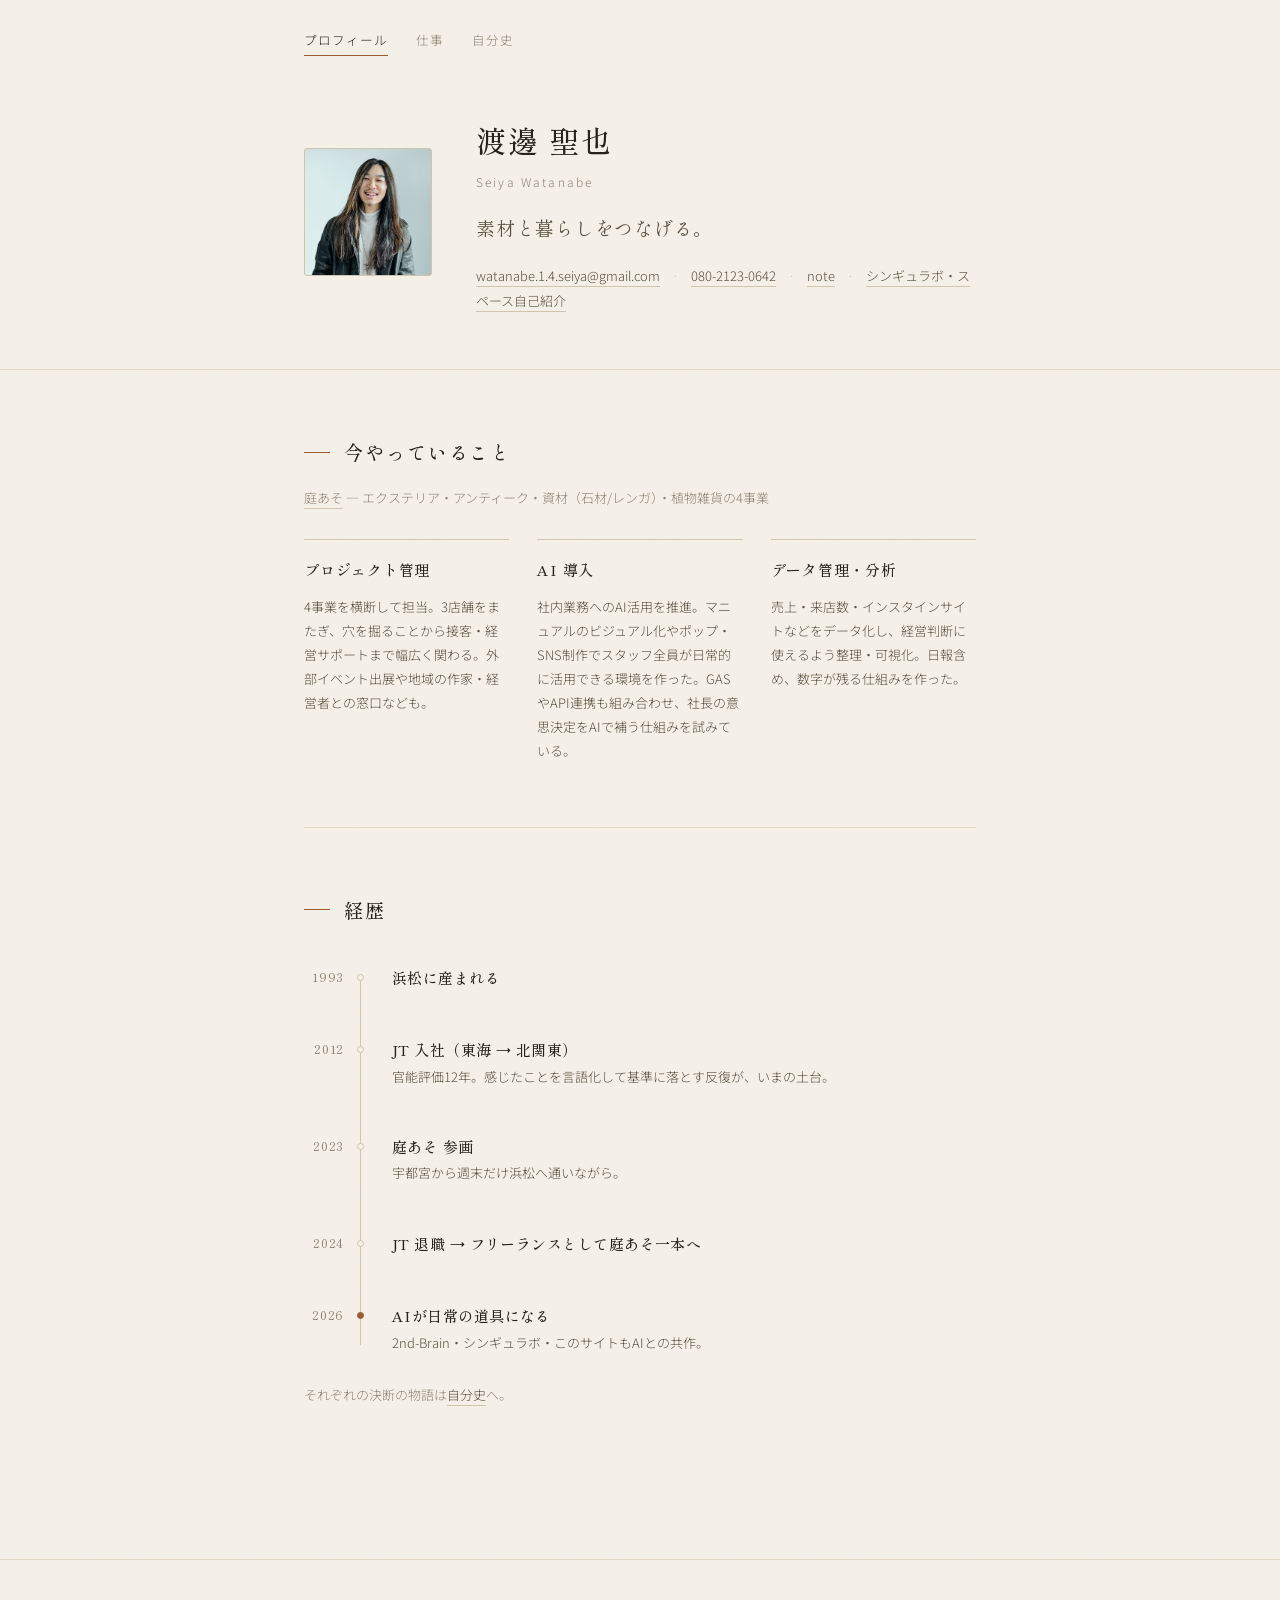
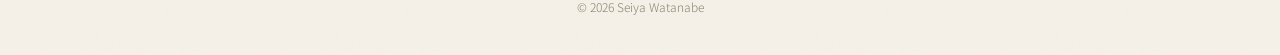
<file: index.html>
<!DOCTYPE html>
<html lang="ja">
<head>
  <meta charset="UTF-8">
  <meta name="viewport" content="width=device-width, initial-scale=1.0">
  <title>渡邊 聖也 | Seiya Watanabe</title>
  <meta name="robots" content="noindex, nofollow">
  <link rel="preconnect" href="https://fonts.googleapis.com">
  <link href="https://fonts.googleapis.com/css2?family=Noto+Sans+JP:wght@300;400;500&family=Shippori+Mincho:wght@400;500&display=swap" rel="stylesheet">
  <link rel="stylesheet" href="style.css">
</head>
<body>

  <nav class="site-nav">
    <a href="index.html" class="active">プロフィール</a>
    <a href="work.html">仕事</a>
    <a href="history.html">自分史</a>
  </nav>

  <header class="hero">
    <div class="hero-inner">
      <div class="hero-photo">
        <div class="hero-photo-bg"></div>
      </div>
      <div class="hero-info">
        <h1>渡邊 聖也</h1>
        <p class="name-en">Seiya Watanabe</p>
        <p class="tagline">素材と暮らしをつなげる。</p>
        <div class="contact">
          <a class="email-link" href="#">watanabe.1.4.seiya@gmail.com</a>
          <span class="sep">·</span>
          <a class="phone-link" href="#">080 2123 0642</a>
          <span class="sep">·</span>
          <a href="https://note.com/joyous_clover854" target="_blank">note</a>
          <span class="sep">·</span>
          <a href="https://discord.com/channels/1464854485779218535/1464854487284846651/1468283330523824211" target="_blank">シンギュラボ・スペース自己紹介</a>
        </div>
      </div>
    </div>
  </header>

  <main>

    <section class="section">
      <h2>今やっていること</h2>
      <p class="now-company"><a href="https://www.niwa-asso.jp/" target="_blank">庭あそ</a> — エクステリア・アンティーク・資材（石材/レンガ）・植物雑貨の4事業</p>
      <div class="now-grid">
        <div class="now-item">
          <h3>プロジェクト管理</h3>
          <p>4事業を横断して担当。3店舗をまたぎ、穴を掘ることから接客・経営サポートまで幅広く関わる。外部イベント出展や地域の作家・経営者との窓口なども。</p>
        </div>
        <div class="now-item">
          <h3>AI 導入</h3>
          <p>社内業務へのAI活用を推進。マニュアルのビジュアル化やポップ・SNS制作でスタッフ全員が日常的に活用できる環境を作った。GASやAPI連携も組み合わせ、社長の意思決定をAIで補う仕組みを試みている。</p>
        </div>
        <div class="now-item">
          <h3>データ管理・分析</h3>
          <p>売上・来店数・インスタインサイトなどをデータ化し、経営判断に使えるよう整理・可視化。日報含め、数字が残る仕組みを作った。</p>
        </div>
      </div>
    </section>

    <section class="section">
      <h2>経歴</h2>
      <ol class="timeline">
        <li>
          <span class="year">1993</span>
          <div class="content">
            <strong>浜松に産まれる</strong>
          </div>
        </li>
        <li>
          <span class="year">2012</span>
          <div class="content">
            <strong>JT 入社（東海 → 北関東）</strong>
            <p>官能評価12年。感じたことを言語化して基準に落とす反復が、いまの土台。</p>
          </div>
        </li>
        <li>
          <span class="year">2023</span>
          <div class="content">
            <strong>庭あそ 参画</strong>
            <p>宇都宮から週末だけ浜松へ通いながら。</p>
          </div>
        </li>
        <li>
          <span class="year">2024</span>
          <div class="content">
            <strong>JT 退職 → フリーランスとして庭あそ一本へ</strong>
          </div>
        </li>
        <li class="current">
          <span class="year">2026</span>
          <div class="content">
            <strong>AIが日常の道具になる</strong>
            <p>2nd-Brain・シンギュラボ・このサイトもAIとの共作。</p>
          </div>
        </li>
      </ol>
      <p class="history-link">それぞれの決断の物語は<a href="history.html">自分史</a>へ。</p>
    </section>

  </main>

  <footer>
    <p>© 2026 Seiya Watanabe</p>
  </footer>

  <script>
    var u = 'watanabe.1.4.seiya';
    var d = 'gmail.com';
    var el = document.querySelector('.email-link');
    el.href = 'mailto:' + u + '@' + d;
    var p = ['080', '2123', '0642'].join('-');
    var pel = document.querySelector('.phone-link');
    pel.href = 'tel:' + p.replace(/-/g, '');
    pel.textContent = p;
  </script>
</body>
</html>
</file>
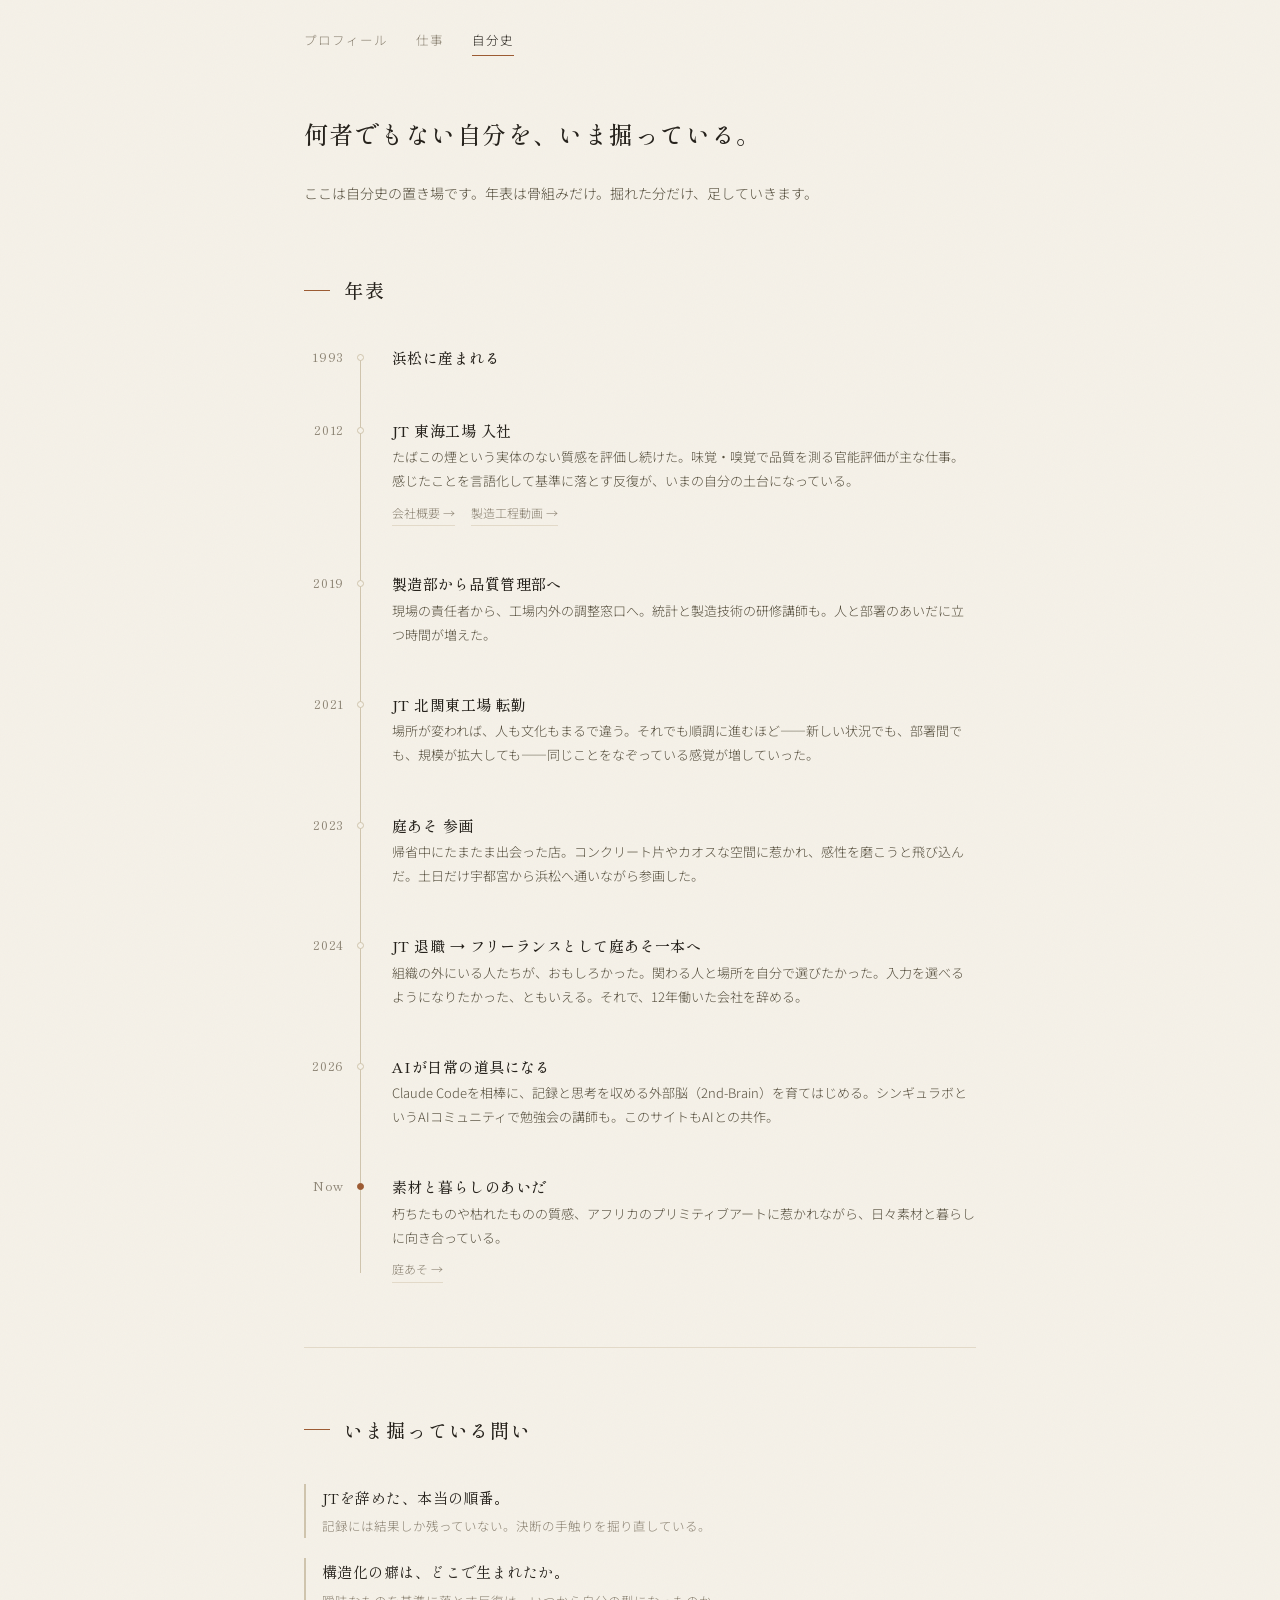
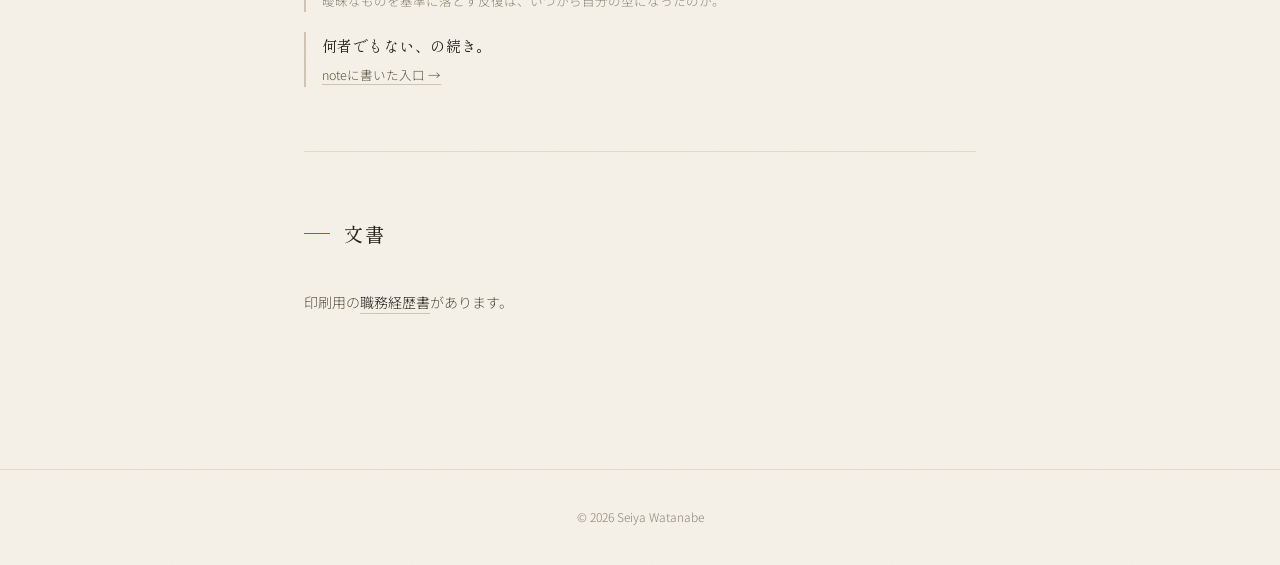
<file: history.html>
<!DOCTYPE html>
<html lang="ja">
<head>
  <meta charset="UTF-8">
  <meta name="viewport" content="width=device-width, initial-scale=1.0">
  <title>自分史 — 渡邊 聖也 | Seiya Watanabe</title>
  <meta name="robots" content="noindex, nofollow">
  <link rel="preconnect" href="https://fonts.googleapis.com">
  <link href="https://fonts.googleapis.com/css2?family=Noto+Sans+JP:wght@300;400;500&family=Shippori+Mincho:wght@400;500&display=swap" rel="stylesheet">
  <link rel="stylesheet" href="style.css">
</head>
<body>

  <nav class="site-nav">
    <a href="index.html">プロフィール</a>
    <a href="work.html">仕事</a>
    <a href="history.html" class="active">自分史</a>
  </nav>

  <header class="work-hero">
    <div class="work-hero-inner">
      <h1>何者でもない自分を、いま掘っている。</h1>
      <div class="work-lead">
        <p>ここは自分史の置き場です。年表は骨組みだけ。掘れた分だけ、足していきます。</p>
      </div>
    </div>
  </header>

  <main>

    <section class="section">
      <h2>年表</h2>
      <ol class="timeline">
        <li>
          <span class="year">1993</span>
          <div class="content">
            <strong>浜松に産まれる</strong>
          </div>
        </li>
        <li>
          <span class="year">2012</span>
          <div class="content">
            <strong>JT 東海工場 入社</strong>
            <p>たばこの煙という実体のない質感を評価し続けた。味覚・嗅覚で品質を測る官能評価が主な仕事。感じたことを言語化して基準に落とす反復が、いまの自分の土台になっている。</p>
            <div class="company-links">
              <a href="https://www.jti.co.jp/tobacco/overview/" target="_blank">会社概要 →</a>
              <a href="https://youtu.be/5koLCPmhwQY?si=OhIbmNyB274ODPhx" target="_blank">製造工程動画 →</a>
            </div>
          </div>
        </li>
        <li>
          <span class="year">2019</span>
          <div class="content">
            <strong>製造部から品質管理部へ</strong>
            <p>現場の責任者から、工場内外の調整窓口へ。統計と製造技術の研修講師も。人と部署のあいだに立つ時間が増えた。</p>
          </div>
        </li>
        <li>
          <span class="year">2021</span>
          <div class="content">
            <strong>JT 北関東工場 転勤</strong>
            <p>場所が変われば、人も文化もまるで違う。それでも順調に進むほど——新しい状況でも、部署間でも、規模が拡大しても——同じことをなぞっている感覚が増していった。</p>
          </div>
        </li>
        <li>
          <span class="year">2023</span>
          <div class="content">
            <strong>庭あそ 参画</strong>
            <p>帰省中にたまたま出会った店。コンクリート片やカオスな空間に惹かれ、感性を磨こうと飛び込んだ。土日だけ宇都宮から浜松へ通いながら参画した。</p>
          </div>
        </li>
        <li>
          <span class="year">2024</span>
          <div class="content">
            <strong>JT 退職 → フリーランスとして庭あそ一本へ</strong>
            <p>組織の外にいる人たちが、おもしろかった。関わる人と場所を自分で選びたかった。入力を選べるようになりたかった、ともいえる。それで、12年働いた会社を辞める。</p>
          </div>
        </li>
        <li>
          <span class="year">2026</span>
          <div class="content">
            <strong>AIが日常の道具になる</strong>
            <p>Claude Codeを相棒に、記録と思考を収める外部脳（2nd-Brain）を育てはじめる。シンギュラボというAIコミュニティで勉強会の講師も。このサイトもAIとの共作。</p>
          </div>
        </li>
        <li class="current">
          <span class="year">Now</span>
          <div class="content">
            <strong>素材と暮らしのあいだ</strong>
            <p>朽ちたものや枯れたものの質感、アフリカのプリミティブアートに惹かれながら、日々素材と暮らしに向き合っている。</p>
            <div class="company-links">
              <a href="https://www.niwa-asso.jp/" target="_blank">庭あそ →</a>
            </div>
          </div>
        </li>
      </ol>
    </section>

    <section class="section">
      <h2>いま掘っている問い</h2>
      <ul class="questions">
        <li>
          <p class="q">JTを辞めた、本当の順番。</p>
          <p class="qnote">記録には結果しか残っていない。決断の手触りを掘り直している。</p>
        </li>
        <li>
          <p class="q">構造化の癖は、どこで生まれたか。</p>
          <p class="qnote">曖昧なものを基準に落とす反復は、いつから自分の型になったのか。</p>
        </li>
        <li>
          <p class="q">何者でもない、の続き。</p>
          <p class="qnote"><a href="https://note.com/joyous_clover854/n/n6e8df091a31d" target="_blank">noteに書いた入口 →</a></p>
        </li>
      </ul>
    </section>

    <section class="section">
      <h2>文書</h2>
      <p class="reach">印刷用の<a href="resume.html">職務経歴書</a>があります。</p>
    </section>

  </main>

  <footer>
    <p>© 2026 Seiya Watanabe</p>
  </footer>

</body>
</html>
</file>
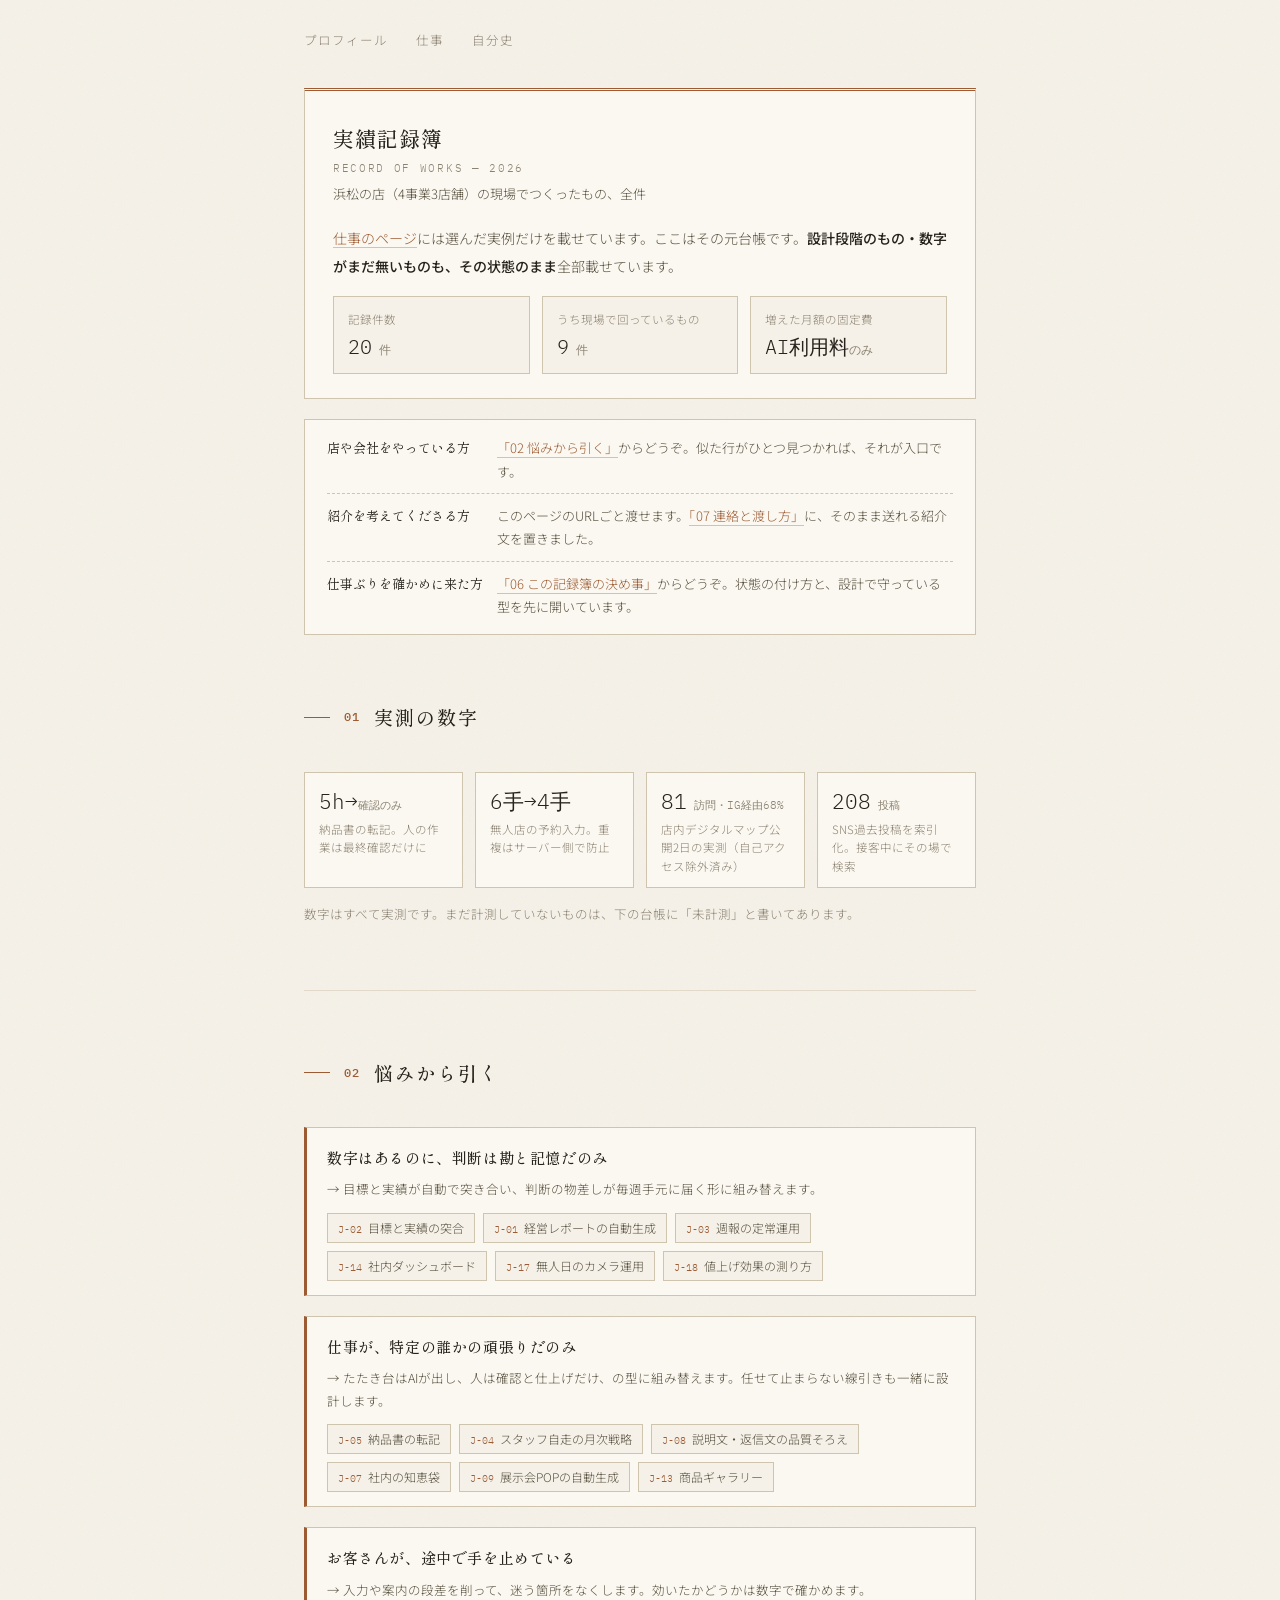
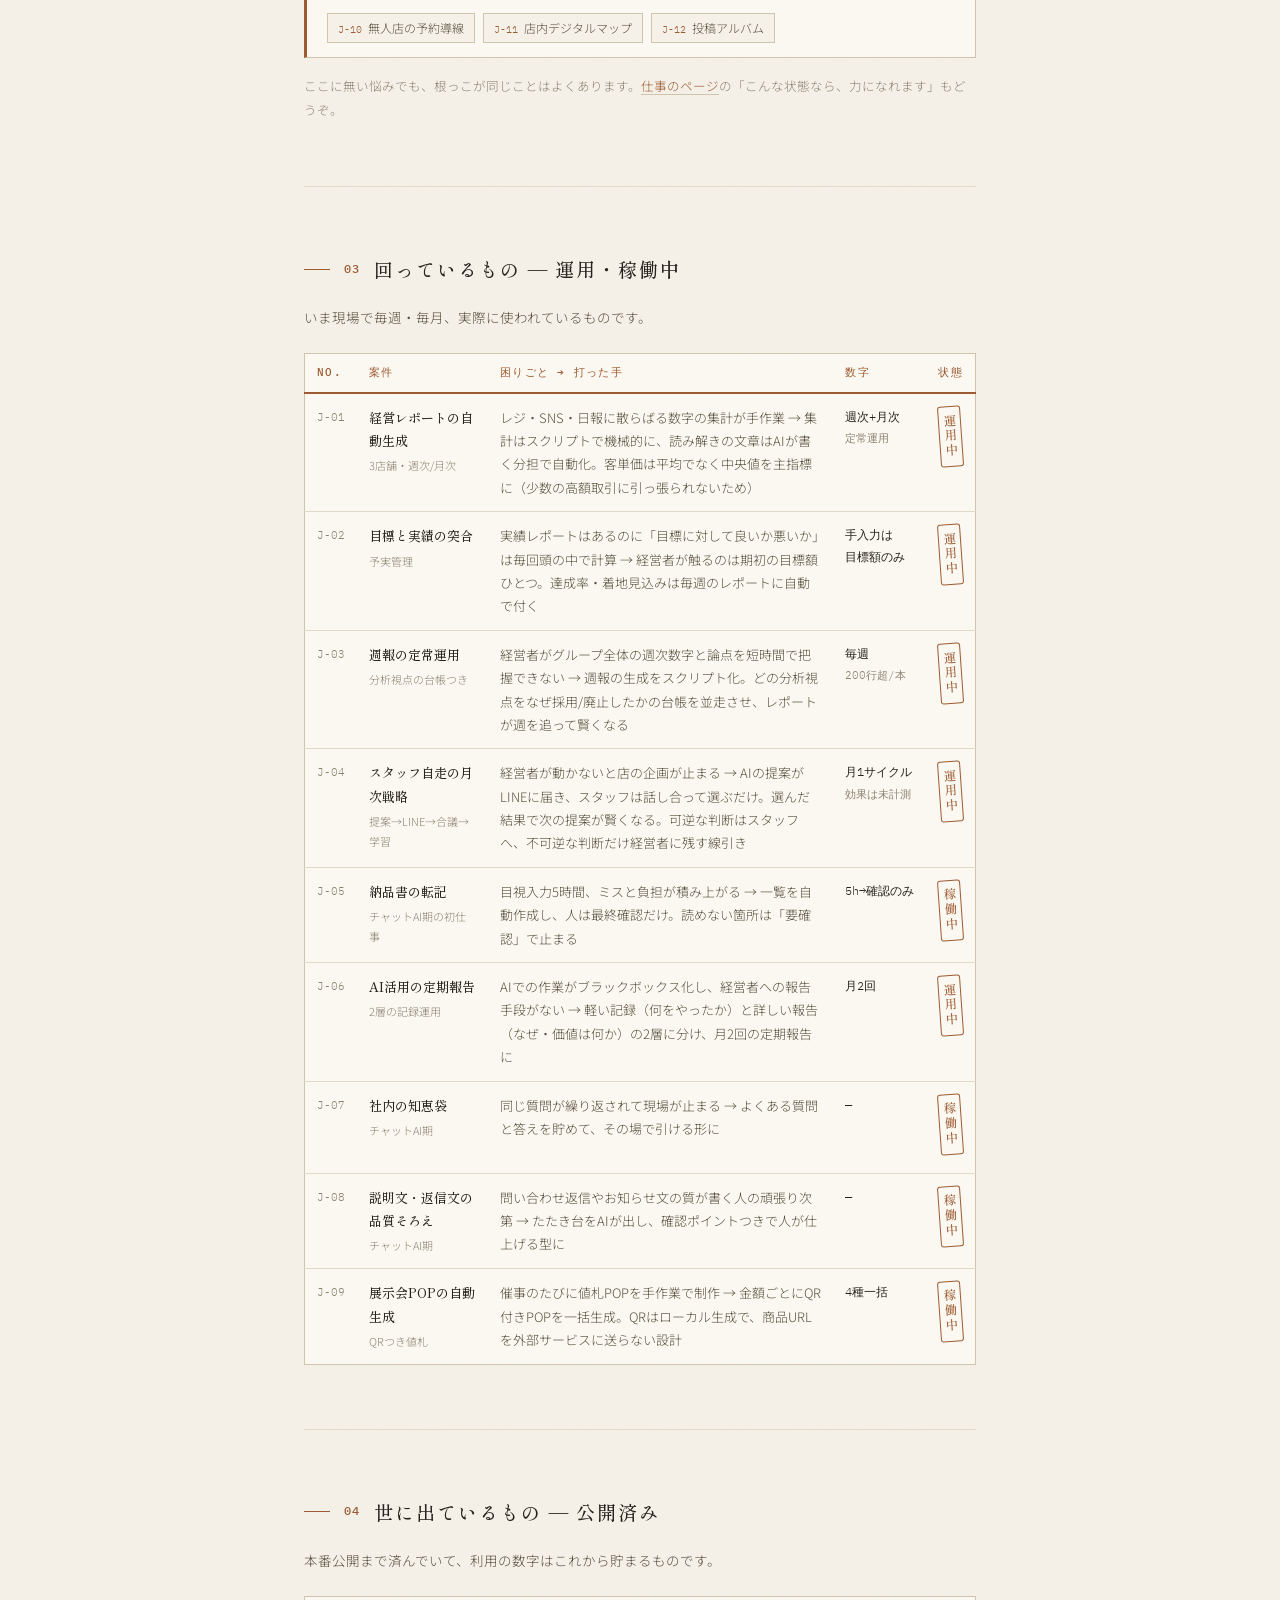
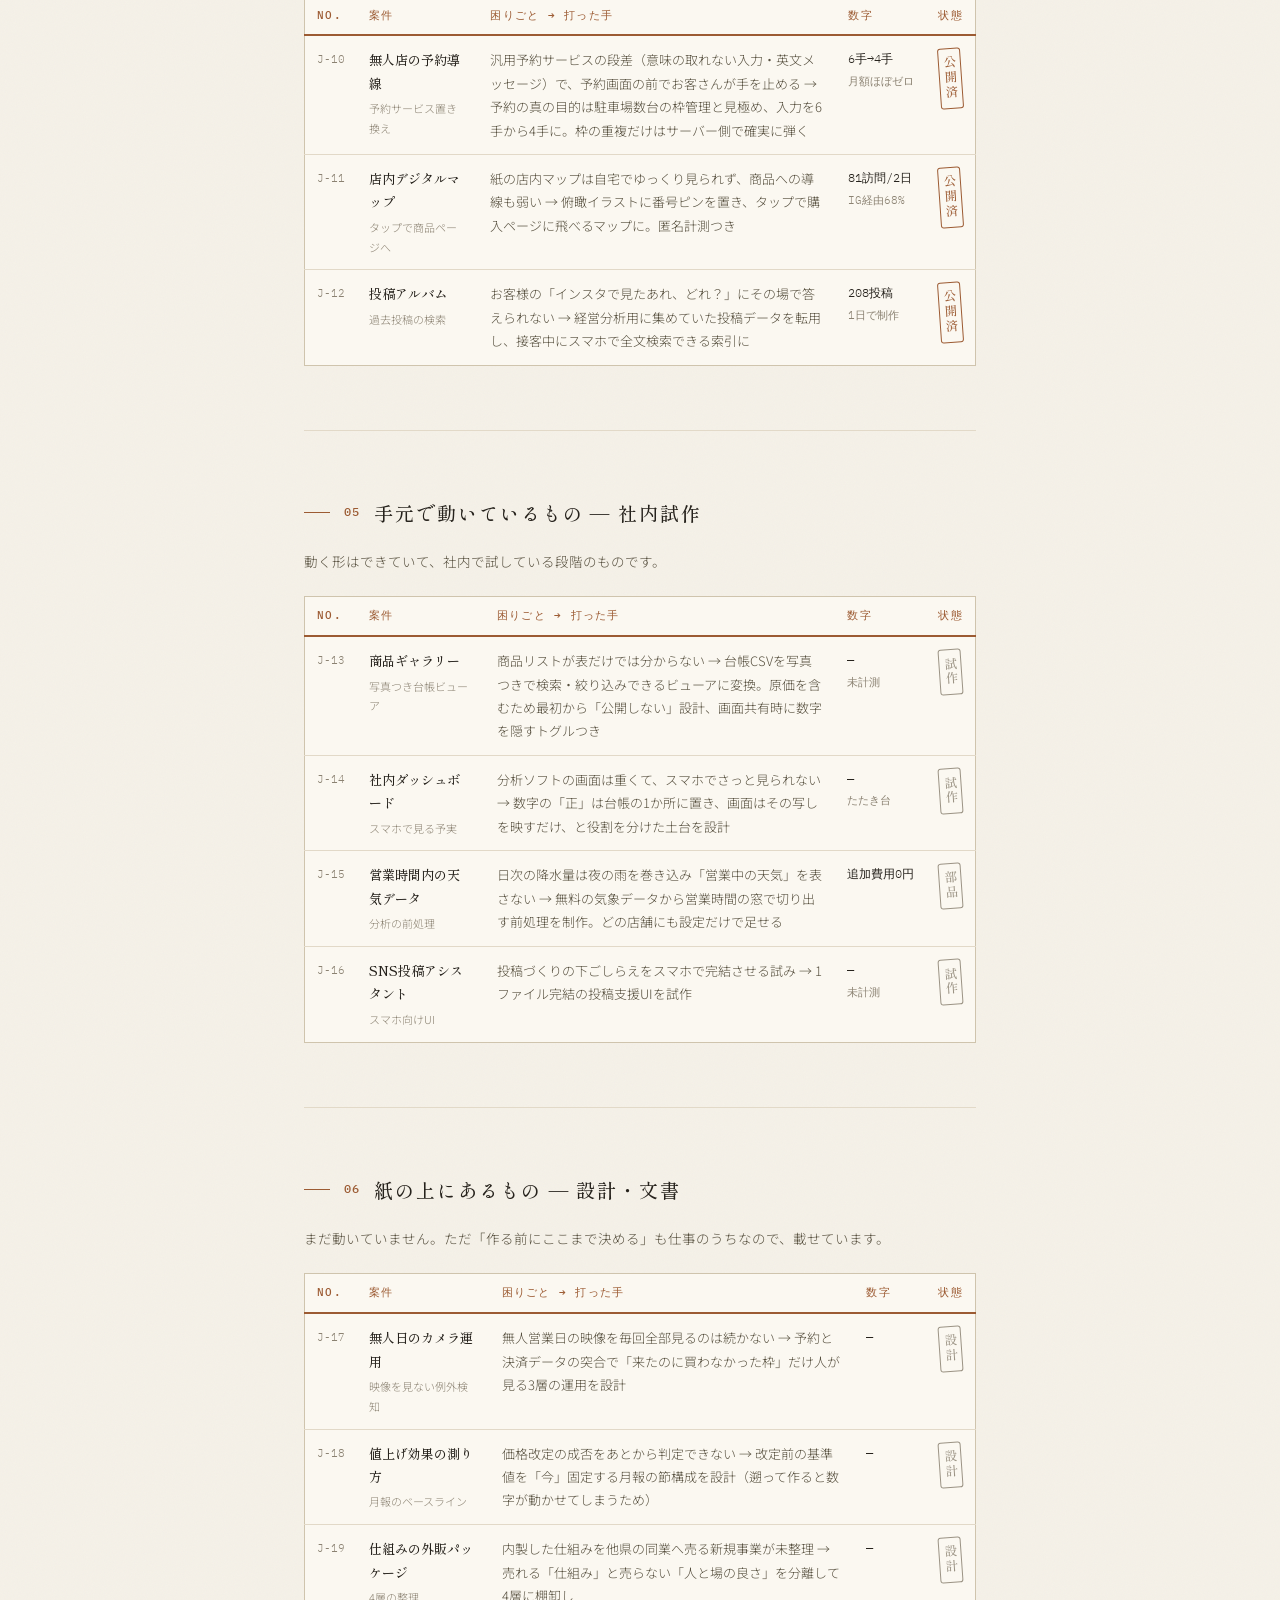
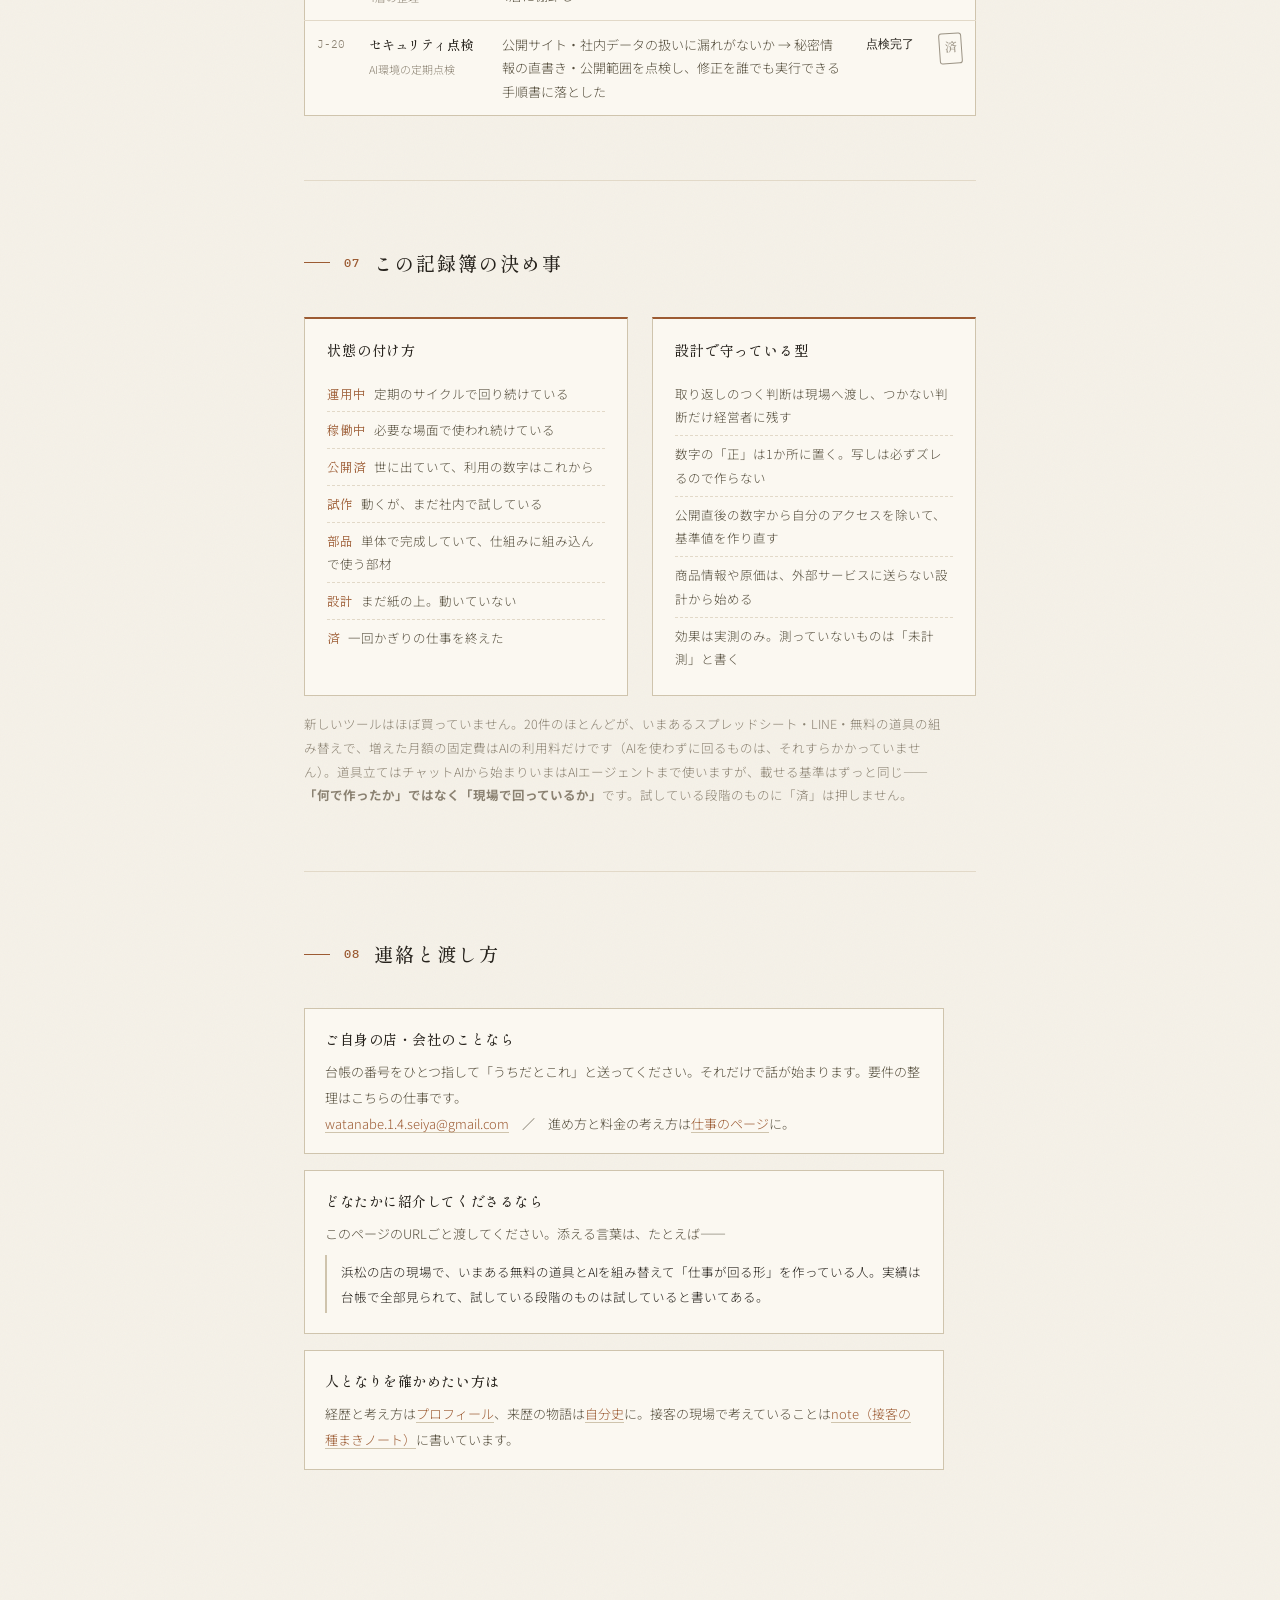
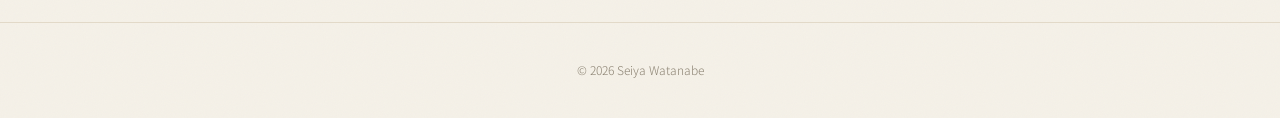
<file: jisseki.html>
<!DOCTYPE html>
<html lang="ja">
<head>
  <meta charset="UTF-8">
  <meta name="viewport" content="width=device-width, initial-scale=1.0">
  <title>実績記録簿 — 渡邊 聖也 | Seiya Watanabe</title>
  <meta name="robots" content="noindex, nofollow">
  <link rel="preconnect" href="https://fonts.googleapis.com">
  <link href="https://fonts.googleapis.com/css2?family=Noto+Sans+JP:wght@300;400;500&family=Shippori+Mincho:wght@400;500&family=IBM+Plex+Mono:wght@500&display=swap" rel="stylesheet">
  <link rel="stylesheet" href="style.css">
  <style>
    /* 記録簿ページ専用（work の検査記録の意匠を台帳側に寄せる） */
    .tb-lead a, .ledger-note a, .idx-note a, .handoff a {
      color: var(--rust);
      text-decoration: underline;
      text-underline-offset: 3px;
      text-decoration-color: var(--line-strong);
    }
    .tb-lead a:hover, .ledger-note a:hover, .idx-note a:hover, .handoff a:hover { text-decoration-color: var(--rust); }

    /* 読む人別の案内 */
    .guide {
      max-width: var(--max-width);
      margin: 20px auto 0;
      padding: 0 24px;
    }
    .guide-inner {
      background: var(--card);
      border: 1px solid var(--line-strong);
      padding: 6px 22px;
    }
    .guide-row {
      display: flex;
      gap: 14px;
      align-items: baseline;
      padding: 10px 0;
      font-size: 13px;
      color: var(--sub);
      line-height: 1.8;
    }
    .guide-row + .guide-row { border-top: 1px dashed var(--line-strong); }
    .guide-row .who {
      font-family: var(--serif);
      color: var(--ink);
      white-space: nowrap;
      min-width: 12em;
    }
    .guide-row a { color: var(--rust); text-decoration: none; border-bottom: 1px solid var(--line-strong); }
    .guide-row a:hover { border-bottom-color: var(--rust); }

    /* 実測の数字 */
    .figures {
      display: grid;
      grid-template-columns: repeat(4, 1fr);
      gap: 12px;
    }
    .figure {
      background: var(--card);
      border: 1px solid var(--line-strong);
      padding: 14px 14px 12px;
    }
    .figure .v {
      font-family: var(--mono);
      font-size: 21px;
      color: var(--ink);
      line-height: 1.4;
    }
    .figure .v small { font-size: 11px; color: var(--muted); }
    .figure .k {
      font-size: 11.5px;
      color: var(--muted);
      margin-top: 4px;
      line-height: 1.6;
    }

    /* 悩みから引く索引 */
    .idx { display: grid; gap: 20px; }
    .idx-theme {
      background: var(--card);
      border: 1px solid var(--line-strong);
      border-left: 3px solid var(--rust);
      padding: 16px 20px 14px;
    }
    .idx-theme h3 {
      font-family: var(--serif);
      font-size: 15px;
      font-weight: 500;
      color: var(--ink);
      letter-spacing: 0.04em;
    }
    .idx-theme .to {
      font-size: 12.5px;
      color: var(--sub);
      margin: 6px 0 12px;
      line-height: 1.8;
    }
    .idx-chips { display: flex; flex-wrap: wrap; gap: 8px; }
    .idx-chips a {
      display: inline-block;
      font-size: 12px;
      color: var(--sub);
      text-decoration: none;
      border: 1px solid var(--line-strong);
      background: var(--paper);
      padding: 5px 10px;
      line-height: 1.5;
    }
    .idx-chips a .n {
      font-family: var(--mono);
      font-size: 10px;
      color: var(--rust);
      margin-right: 6px;
    }
    .idx-chips a:hover { border-color: var(--rust); color: var(--ink); }
    .idx-note { font-size: 12.5px; color: var(--muted); margin-top: 16px; line-height: 1.9; }

    /* 台帳 */
    .ledger {
      width: 100%;
      border-collapse: collapse;
      background: var(--card);
      border: 1px solid var(--line-strong);
      font-size: 13px;
    }
    .ledger th {
      font-family: var(--mono);
      font-size: 10.5px;
      font-weight: 500;
      color: var(--rust);
      letter-spacing: 0.12em;
      text-align: left;
      padding: 9px 12px;
      border-bottom: 2px solid var(--rust);
      white-space: nowrap;
    }
    .ledger td {
      padding: 12px;
      border-bottom: 1px solid var(--line);
      vertical-align: top;
      color: var(--sub);
      line-height: 1.8;
    }
    .ledger tr:last-child td { border-bottom: none; }
    .ledger tr[id] { scroll-margin-top: 28px; }
    .ledger tr:target { background: #f0e7d3; }
    .ledger td.rec {
      font-family: var(--mono);
      font-size: 11px;
      color: var(--muted);
      white-space: nowrap;
      padding-top: 14px;
    }
    .ledger td.name {
      font-family: var(--serif);
      font-weight: 500;
      color: var(--ink);
      min-width: 9em;
    }
    .ledger td.name small {
      display: block;
      font-family: 'Noto Sans JP', sans-serif;
      font-weight: 300;
      font-size: 11px;
      color: var(--muted);
      margin-top: 4px;
      letter-spacing: 0;
    }
    .ledger td.num {
      font-family: var(--mono);
      font-size: 12px;
      color: var(--ink);
      white-space: nowrap;
    }
    .ledger td.num small { color: var(--muted); font-size: 10.5px; }
    .ledger .st { text-align: center; }
    .stamp.dim { color: var(--muted); border-color: var(--muted); opacity: 0.85; }
    .group-lead {
      font-size: 13.5px;
      color: var(--sub);
      line-height: 1.9;
      max-width: 640px;
      margin: -18px 0 22px;
    }
    .ledger-note {
      font-size: 12.5px;
      color: var(--muted);
      line-height: 1.9;
      max-width: 640px;
      margin-top: 14px;
    }

    /* 決め事（凡例と型） */
    .rulebook {
      display: grid;
      grid-template-columns: 1fr 1fr;
      gap: 24px;
    }
    .rulebook .col {
      background: var(--card);
      border: 1px solid var(--line-strong);
      border-top: 2px solid var(--rust);
      padding: 18px 22px;
    }
    .rulebook h3 {
      font-family: var(--serif);
      font-size: 14px;
      font-weight: 500;
      color: var(--ink);
      letter-spacing: 0.06em;
      margin-bottom: 12px;
    }
    .rulebook ul { list-style: none; }
    .rulebook li {
      font-size: 12.5px;
      color: var(--sub);
      line-height: 1.9;
      padding: 6px 0;
    }
    .rulebook li + li { border-top: 1px dashed var(--line); }
    .rulebook li .lg {
      font-family: var(--serif);
      color: var(--rust);
      margin-right: 8px;
    }
    .rulebook-note {
      font-size: 12.5px;
      color: var(--muted);
      margin-top: 16px;
      line-height: 1.9;
      max-width: 640px;
    }

    /* 連絡と渡し方 */
    .handoff { display: grid; gap: 16px; max-width: 640px; }
    .handoff .way {
      background: var(--card);
      border: 1px solid var(--line-strong);
      padding: 16px 20px;
      font-size: 13px;
      color: var(--sub);
      line-height: 2.0;
    }
    .handoff .way h3 {
      font-family: var(--serif);
      font-size: 14px;
      font-weight: 500;
      color: var(--ink);
      margin-bottom: 6px;
      letter-spacing: 0.04em;
    }
    .handoff blockquote {
      border-left: 2px solid var(--line-strong);
      padding: 4px 0 4px 14px;
      margin: 8px 0 4px;
      color: var(--ink);
      font-size: 12.5px;
    }

    @media (max-width: 720px) {
      .figures { grid-template-columns: 1fr 1fr; }
      .rulebook { grid-template-columns: 1fr; }
      .guide-row { flex-direction: column; gap: 2px; }
      .guide-row .who { min-width: 0; }
      /* 台帳は積みカードに組み替える */
      .ledger, .ledger tbody, .ledger tr, .ledger td { display: block; width: 100%; }
      .ledger tr.head { display: none; }
      .ledger tr { position: relative; padding: 14px 14px 12px; border-bottom: 1px solid var(--line); }
      .ledger tr:last-child { border-bottom: none; }
      .ledger td { border: none; padding: 0; }
      .ledger td.rec { font-size: 10px; margin-bottom: 4px; }
      .ledger td.name { padding-right: 56px; margin-bottom: 6px; }
      .ledger td.name small { margin-top: 2px; }
      .ledger td.num { white-space: normal; margin-top: 6px; }
      .ledger td.num br { display: none; }
      .ledger td.num small { margin-left: 8px; }
      .ledger td.st { position: absolute; top: 14px; right: 14px; }
    }
  </style>
</head>
<body>

  <nav class="site-nav">
    <a href="index.html">プロフィール</a>
    <a href="work.html">仕事</a>
    <a href="history.html">自分史</a>
  </nav>

  <header class="titleblock">
    <div class="titleblock-inner">
      <div class="id-row">
        <div class="id-name">
          <h1>実績記録簿</h1>
          <p class="romaji">RECORD OF WORKS — 2026</p>
          <p class="role">浜松の店（4事業3店舗）の現場でつくったもの、全件</p>
        </div>
      </div>
      <p class="tb-lead"><a href="work.html">仕事のページ</a>には選んだ実例だけを載せています。ここはその元台帳です。<strong>設計段階のもの・数字がまだ無いものも、その状態のまま</strong>全部載せています。</p>
      <div class="metrics">
        <div class="metric"><p class="k">記録件数</p><p class="v">20<small> 件</small></p></div>
        <div class="metric"><p class="k">うち現場で回っているもの</p><p class="v">9<small> 件</small></p></div>
        <div class="metric"><p class="k">増えた月額の固定費</p><p class="v">AI利用料<small>のみ</small></p></div>
      </div>
    </div>
  </header>

  <div class="guide">
    <div class="guide-inner">
      <div class="guide-row">
        <span class="who">店や会社をやっている方</span>
        <span><a href="#idx">「02 悩みから引く」</a>からどうぞ。似た行がひとつ見つかれば、それが入口です。</span>
      </div>
      <div class="guide-row">
        <span class="who">紹介を考えてくださる方</span>
        <span>このページのURLごと渡せます。<a href="#handoff">「07 連絡と渡し方」</a>に、そのまま送れる紹介文を置きました。</span>
      </div>
      <div class="guide-row">
        <span class="who">仕事ぶりを確かめに来た方</span>
        <span><a href="#rules">「06 この記録簿の決め事」</a>からどうぞ。状態の付け方と、設計で守っている型を先に開いています。</span>
      </div>
    </div>
  </div>

  <main>

    <section class="section">
      <h2><span class="no">01</span>実測の数字</h2>
      <div class="figures">
        <div class="figure"><p class="v">5h→<small>確認のみ</small></p><p class="k">納品書の転記。人の作業は最終確認だけに</p></div>
        <div class="figure"><p class="v">6手→4手</p><p class="k">無人店の予約入力。重複はサーバー側で防止</p></div>
        <div class="figure"><p class="v">81<small> 訪問・IG経由68%</small></p><p class="k">店内デジタルマップ公開2日の実測（自己アクセス除外済み）</p></div>
        <div class="figure"><p class="v">208<small> 投稿</small></p><p class="k">SNS過去投稿を索引化。接客中にその場で検索</p></div>
      </div>
      <p class="ledger-note">数字はすべて実測です。まだ計測していないものは、下の台帳に「未計測」と書いてあります。</p>
    </section>

    <section class="section" id="idx">
      <h2><span class="no">02</span>悩みから引く</h2>
      <div class="idx">
        <div class="idx-theme">
          <h3>数字はあるのに、判断は勘と記憶だのみ</h3>
          <p class="to">→ 目標と実績が自動で突き合い、判断の物差しが毎週手元に届く形に組み替えます。</p>
          <div class="idx-chips">
            <a href="#j-02"><span class="n">J-02</span>目標と実績の突合</a>
            <a href="#j-01"><span class="n">J-01</span>経営レポートの自動生成</a>
            <a href="#j-03"><span class="n">J-03</span>週報の定常運用</a>
            <a href="#j-14"><span class="n">J-14</span>社内ダッシュボード</a>
            <a href="#j-17"><span class="n">J-17</span>無人日のカメラ運用</a>
            <a href="#j-18"><span class="n">J-18</span>値上げ効果の測り方</a>
          </div>
        </div>
        <div class="idx-theme">
          <h3>仕事が、特定の誰かの頑張りだのみ</h3>
          <p class="to">→ たたき台はAIが出し、人は確認と仕上げだけ、の型に組み替えます。任せて止まらない線引きも一緒に設計します。</p>
          <div class="idx-chips">
            <a href="#j-05"><span class="n">J-05</span>納品書の転記</a>
            <a href="#j-04"><span class="n">J-04</span>スタッフ自走の月次戦略</a>
            <a href="#j-08"><span class="n">J-08</span>説明文・返信文の品質そろえ</a>
            <a href="#j-07"><span class="n">J-07</span>社内の知恵袋</a>
            <a href="#j-09"><span class="n">J-09</span>展示会POPの自動生成</a>
            <a href="#j-13"><span class="n">J-13</span>商品ギャラリー</a>
          </div>
        </div>
        <div class="idx-theme">
          <h3>お客さんが、途中で手を止めている</h3>
          <p class="to">→ 入力や案内の段差を削って、迷う箇所をなくします。効いたかどうかは数字で確かめます。</p>
          <div class="idx-chips">
            <a href="#j-10"><span class="n">J-10</span>無人店の予約導線</a>
            <a href="#j-11"><span class="n">J-11</span>店内デジタルマップ</a>
            <a href="#j-12"><span class="n">J-12</span>投稿アルバム</a>
          </div>
        </div>
      </div>
      <p class="idx-note">ここに無い悩みでも、根っこが同じことはよくあります。<a href="work.html">仕事のページ</a>の「こんな状態なら、力になれます」もどうぞ。</p>
    </section>

    <section class="section">
      <h2><span class="no">03</span>回っているもの — 運用・稼働中</h2>
      <p class="group-lead">いま現場で毎週・毎月、実際に使われているものです。</p>
      <table class="ledger">
        <tr class="head"><th>NO.</th><th>案件</th><th>困りごと → 打った手</th><th>数字</th><th class="st">状態</th></tr>
        <tr id="j-01">
          <td class="rec">J-01</td>
          <td class="name">経営レポートの自動生成<small>3店舗・週次/月次</small></td>
          <td>レジ・SNS・日報に散らばる数字の集計が手作業 → 集計はスクリプトで機械的に、読み解きの文章はAIが書く分担で自動化。客単価は平均でなく中央値を主指標に（少数の高額取引に引っ張られないため）</td>
          <td class="num">週次+月次<br><small>定常運用</small></td>
          <td class="st"><span class="stamp">運用中</span></td>
        </tr>
        <tr id="j-02">
          <td class="rec">J-02</td>
          <td class="name">目標と実績の突合<small>予実管理</small></td>
          <td>実績レポートはあるのに「目標に対して良いか悪いか」は毎回頭の中で計算 → 経営者が触るのは期初の目標額ひとつ。達成率・着地見込みは毎週のレポートに自動で付く</td>
          <td class="num">手入力は<br>目標額のみ</td>
          <td class="st"><span class="stamp">運用中</span></td>
        </tr>
        <tr id="j-03">
          <td class="rec">J-03</td>
          <td class="name">週報の定常運用<small>分析視点の台帳つき</small></td>
          <td>経営者がグループ全体の週次数字と論点を短時間で把握できない → 週報の生成をスクリプト化。どの分析視点をなぜ採用/廃止したかの台帳を並走させ、レポートが週を追って賢くなる</td>
          <td class="num">毎週<br><small>200行超/本</small></td>
          <td class="st"><span class="stamp">運用中</span></td>
        </tr>
        <tr id="j-04">
          <td class="rec">J-04</td>
          <td class="name">スタッフ自走の月次戦略<small>提案→LINE→合議→学習</small></td>
          <td>経営者が動かないと店の企画が止まる → AIの提案がLINEに届き、スタッフは話し合って選ぶだけ。選んだ結果で次の提案が賢くなる。可逆な判断はスタッフへ、不可逆な判断だけ経営者に残す線引き</td>
          <td class="num">月1サイクル<br><small>効果は未計測</small></td>
          <td class="st"><span class="stamp">運用中</span></td>
        </tr>
        <tr id="j-05">
          <td class="rec">J-05</td>
          <td class="name">納品書の転記<small>チャットAI期の初仕事</small></td>
          <td>目視入力5時間、ミスと負担が積み上がる → 一覧を自動作成し、人は最終確認だけ。読めない箇所は「要確認」で止まる</td>
          <td class="num">5h→確認のみ</td>
          <td class="st"><span class="stamp">稼働中</span></td>
        </tr>
        <tr id="j-06">
          <td class="rec">J-06</td>
          <td class="name">AI活用の定期報告<small>2層の記録運用</small></td>
          <td>AIでの作業がブラックボックス化し、経営者への報告手段がない → 軽い記録（何をやったか）と詳しい報告（なぜ・価値は何か）の2層に分け、月2回の定期報告に</td>
          <td class="num">月2回</td>
          <td class="st"><span class="stamp">運用中</span></td>
        </tr>
        <tr id="j-07">
          <td class="rec">J-07</td>
          <td class="name">社内の知恵袋<small>チャットAI期</small></td>
          <td>同じ質問が繰り返されて現場が止まる → よくある質問と答えを貯めて、その場で引ける形に</td>
          <td class="num">—</td>
          <td class="st"><span class="stamp">稼働中</span></td>
        </tr>
        <tr id="j-08">
          <td class="rec">J-08</td>
          <td class="name">説明文・返信文の品質そろえ<small>チャットAI期</small></td>
          <td>問い合わせ返信やお知らせ文の質が書く人の頑張り次第 → たたき台をAIが出し、確認ポイントつきで人が仕上げる型に</td>
          <td class="num">—</td>
          <td class="st"><span class="stamp">稼働中</span></td>
        </tr>
        <tr id="j-09">
          <td class="rec">J-09</td>
          <td class="name">展示会POPの自動生成<small>QRつき値札</small></td>
          <td>催事のたびに値札POPを手作業で制作 → 金額ごとにQR付きPOPを一括生成。QRはローカル生成で、商品URLを外部サービスに送らない設計</td>
          <td class="num">4種一括</td>
          <td class="st"><span class="stamp">稼働中</span></td>
        </tr>
      </table>
    </section>

    <section class="section">
      <h2><span class="no">04</span>世に出ているもの — 公開済み</h2>
      <p class="group-lead">本番公開まで済んでいて、利用の数字はこれから貯まるものです。</p>
      <table class="ledger">
        <tr class="head"><th>NO.</th><th>案件</th><th>困りごと → 打った手</th><th>数字</th><th class="st">状態</th></tr>
        <tr id="j-10">
          <td class="rec">J-10</td>
          <td class="name">無人店の予約導線<small>予約サービス置き換え</small></td>
          <td>汎用予約サービスの段差（意味の取れない入力・英文メッセージ）で、予約画面の前でお客さんが手を止める → 予約の真の目的は駐車場数台の枠管理と見極め、入力を6手から4手に。枠の重複だけはサーバー側で確実に弾く</td>
          <td class="num">6手→4手<br><small>月額ほぼゼロ</small></td>
          <td class="st"><span class="stamp">公開済</span></td>
        </tr>
        <tr id="j-11">
          <td class="rec">J-11</td>
          <td class="name">店内デジタルマップ<small>タップで商品ページへ</small></td>
          <td>紙の店内マップは自宅でゆっくり見られず、商品への導線も弱い → 俯瞰イラストに番号ピンを置き、タップで購入ページに飛べるマップに。匿名計測つき</td>
          <td class="num">81訪問/2日<br><small>IG経由68%</small></td>
          <td class="st"><span class="stamp">公開済</span></td>
        </tr>
        <tr id="j-12">
          <td class="rec">J-12</td>
          <td class="name">投稿アルバム<small>過去投稿の検索</small></td>
          <td>お客様の「インスタで見たあれ、どれ？」にその場で答えられない → 経営分析用に集めていた投稿データを転用し、接客中にスマホで全文検索できる索引に</td>
          <td class="num">208投稿<br><small>1日で制作</small></td>
          <td class="st"><span class="stamp">公開済</span></td>
        </tr>
      </table>
    </section>

    <section class="section">
      <h2><span class="no">05</span>手元で動いているもの — 社内試作</h2>
      <p class="group-lead">動く形はできていて、社内で試している段階のものです。</p>
      <table class="ledger">
        <tr class="head"><th>NO.</th><th>案件</th><th>困りごと → 打った手</th><th>数字</th><th class="st">状態</th></tr>
        <tr id="j-13">
          <td class="rec">J-13</td>
          <td class="name">商品ギャラリー<small>写真つき台帳ビューア</small></td>
          <td>商品リストが表だけでは分からない → 台帳CSVを写真つきで検索・絞り込みできるビューアに変換。原価を含むため最初から「公開しない」設計、画面共有時に数字を隠すトグルつき</td>
          <td class="num">—<br><small>未計測</small></td>
          <td class="st"><span class="stamp dim">試作</span></td>
        </tr>
        <tr id="j-14">
          <td class="rec">J-14</td>
          <td class="name">社内ダッシュボード<small>スマホで見る予実</small></td>
          <td>分析ソフトの画面は重くて、スマホでさっと見られない → 数字の「正」は台帳の1か所に置き、画面はその写しを映すだけ、と役割を分けた土台を設計</td>
          <td class="num">—<br><small>たたき台</small></td>
          <td class="st"><span class="stamp dim">試作</span></td>
        </tr>
        <tr id="j-15">
          <td class="rec">J-15</td>
          <td class="name">営業時間内の天気データ<small>分析の前処理</small></td>
          <td>日次の降水量は夜の雨を巻き込み「営業中の天気」を表さない → 無料の気象データから営業時間の窓で切り出す前処理を制作。どの店舗にも設定だけで足せる</td>
          <td class="num">追加費用0円</td>
          <td class="st"><span class="stamp dim">部品</span></td>
        </tr>
        <tr id="j-16">
          <td class="rec">J-16</td>
          <td class="name">SNS投稿アシスタント<small>スマホ向けUI</small></td>
          <td>投稿づくりの下ごしらえをスマホで完結させる試み → 1ファイル完結の投稿支援UIを試作</td>
          <td class="num">—<br><small>未計測</small></td>
          <td class="st"><span class="stamp dim">試作</span></td>
        </tr>
      </table>
    </section>

    <section class="section">
      <h2><span class="no">06</span>紙の上にあるもの — 設計・文書</h2>
      <p class="group-lead">まだ動いていません。ただ「作る前にここまで決める」も仕事のうちなので、載せています。</p>
      <table class="ledger">
        <tr class="head"><th>NO.</th><th>案件</th><th>困りごと → 打った手</th><th>数字</th><th class="st">状態</th></tr>
        <tr id="j-17">
          <td class="rec">J-17</td>
          <td class="name">無人日のカメラ運用<small>映像を見ない例外検知</small></td>
          <td>無人営業日の映像を毎回全部見るのは続かない → 予約と決済データの突合で「来たのに買わなかった枠」だけ人が見る3層の運用を設計</td>
          <td class="num">—</td>
          <td class="st"><span class="stamp dim">設計</span></td>
        </tr>
        <tr id="j-18">
          <td class="rec">J-18</td>
          <td class="name">値上げ効果の測り方<small>月報のベースライン</small></td>
          <td>価格改定の成否をあとから判定できない → 改定前の基準値を「今」固定する月報の節構成を設計（遡って作ると数字が動かせてしまうため）</td>
          <td class="num">—</td>
          <td class="st"><span class="stamp dim">設計</span></td>
        </tr>
        <tr id="j-19">
          <td class="rec">J-19</td>
          <td class="name">仕組みの外販パッケージ<small>4層の整理</small></td>
          <td>内製した仕組みを他県の同業へ売る新規事業が未整理 → 売れる「仕組み」と売らない「人と場の良さ」を分離して4層に棚卸し</td>
          <td class="num">—</td>
          <td class="st"><span class="stamp dim">設計</span></td>
        </tr>
        <tr id="j-20">
          <td class="rec">J-20</td>
          <td class="name">セキュリティ点検<small>AI環境の定期点検</small></td>
          <td>公開サイト・社内データの扱いに漏れがないか → 秘密情報の直書き・公開範囲を点検し、修正を誰でも実行できる手順書に落とした</td>
          <td class="num">点検完了</td>
          <td class="st"><span class="stamp dim">済</span></td>
        </tr>
      </table>
    </section>

    <section class="section" id="rules">
      <h2><span class="no">07</span>この記録簿の決め事</h2>
      <div class="rulebook">
        <div class="col">
          <h3>状態の付け方</h3>
          <ul>
            <li><span class="lg">運用中</span>定期のサイクルで回り続けている</li>
            <li><span class="lg">稼働中</span>必要な場面で使われ続けている</li>
            <li><span class="lg">公開済</span>世に出ていて、利用の数字はこれから</li>
            <li><span class="lg">試作</span>動くが、まだ社内で試している</li>
            <li><span class="lg">部品</span>単体で完成していて、仕組みに組み込んで使う部材</li>
            <li><span class="lg">設計</span>まだ紙の上。動いていない</li>
            <li><span class="lg">済</span>一回かぎりの仕事を終えた</li>
          </ul>
        </div>
        <div class="col">
          <h3>設計で守っている型</h3>
          <ul>
            <li>取り返しのつく判断は現場へ渡し、つかない判断だけ経営者に残す</li>
            <li>数字の「正」は1か所に置く。写しは必ずズレるので作らない</li>
            <li>公開直後の数字から自分のアクセスを除いて、基準値を作り直す</li>
            <li>商品情報や原価は、外部サービスに送らない設計から始める</li>
            <li>効果は実測のみ。測っていないものは「未計測」と書く</li>
          </ul>
        </div>
      </div>
      <p class="rulebook-note">新しいツールはほぼ買っていません。20件のほとんどが、いまあるスプレッドシート・LINE・無料の道具の組み替えで、増えた月額の固定費はAIの利用料だけです（AIを使わずに回るものは、それすらかかっていません）。道具立てはチャットAIから始まりいまはAIエージェントまで使いますが、載せる基準はずっと同じ——<strong>「何で作ったか」ではなく「現場で回っているか」</strong>です。試している段階のものに「済」は押しません。</p>
    </section>

    <section class="section" id="handoff">
      <h2><span class="no">08</span>連絡と渡し方</h2>
      <div class="handoff">
        <div class="way">
          <h3>ご自身の店・会社のことなら</h3>
          台帳の番号をひとつ指して「うちだとこれ」と送ってください。それだけで話が始まります。要件の整理はこちらの仕事です。<br>
          <a class="email-link" href="#">watanabe.1.4.seiya@gmail.com</a>　／　進め方と料金の考え方は<a href="work.html">仕事のページ</a>に。
        </div>
        <div class="way">
          <h3>どなたかに紹介してくださるなら</h3>
          このページのURLごと渡してください。添える言葉は、たとえば——
          <blockquote>浜松の店の現場で、いまある無料の道具とAIを組み替えて「仕事が回る形」を作っている人。実績は台帳で全部見られて、試している段階のものは試していると書いてある。</blockquote>
        </div>
        <div class="way">
          <h3>人となりを確かめたい方は</h3>
          経歴と考え方は<a href="index.html">プロフィール</a>、来歴の物語は<a href="history.html">自分史</a>に。接客の現場で考えていることは<a href="https://note.com/sane_jaguar2203" target="_blank">note（接客の種まきノート）</a>に書いています。
        </div>
      </div>
    </section>

  </main>

  <footer>
    <p>© 2026 Seiya Watanabe</p>
  </footer>

  <script>
    var u = 'watanabe.1.4.seiya';
    var d = 'gmail.com';
    var el = document.querySelector('.email-link');
    el.href = 'mailto:' + u + '@' + d;
  </script>
</body>
</html>
</file>
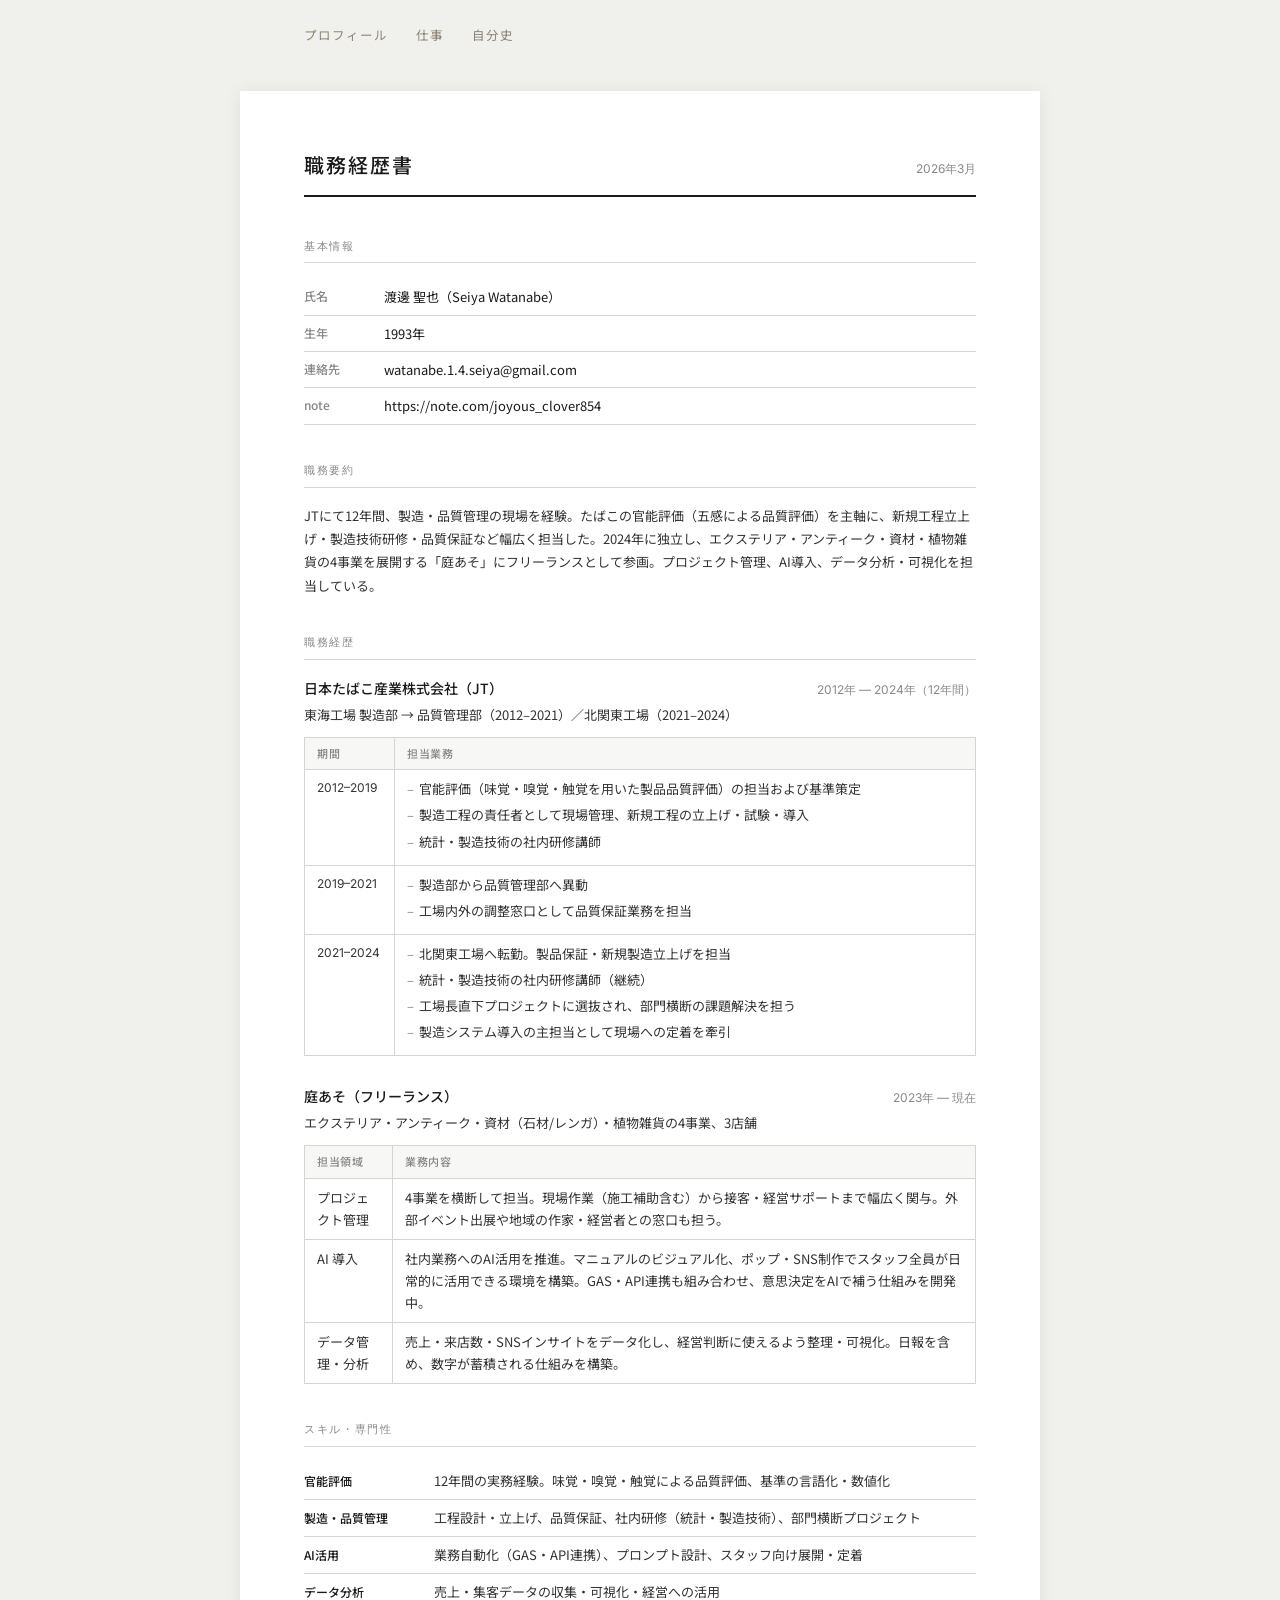
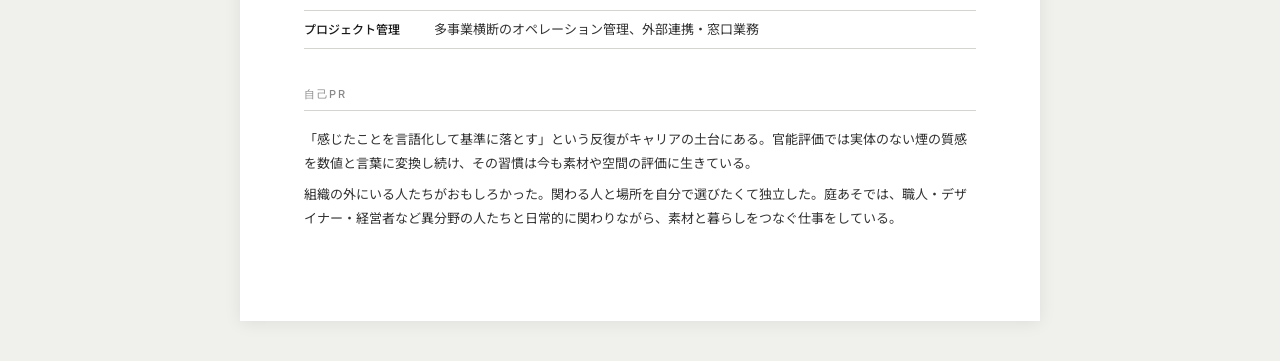
<file: resume.html>
<!DOCTYPE html>
<html lang="ja">
<head>
  <meta charset="UTF-8">
  <meta name="viewport" content="width=device-width, initial-scale=1.0">
  <title>職務経歴書 — 渡邊 聖也</title>
  <meta name="robots" content="noindex, nofollow">
  <link rel="preconnect" href="https://fonts.googleapis.com">
  <link href="https://fonts.googleapis.com/css2?family=Noto+Sans+JP:wght@300;400;500&family=Inter:wght@300;400;500&display=swap" rel="stylesheet">
  <link rel="stylesheet" href="resume.css">
  <style>
    /* 画面表示のみの簡易ナビ（印刷時は消す） */
    .site-nav {
      max-width: 720px;
      margin: 0 auto;
      padding: 24px 24px 0;
      display: flex;
      gap: 28px;
      font-size: 12.5px;
      letter-spacing: 0.08em;
      font-family: 'Noto Sans JP', sans-serif;
    }
    .site-nav a {
      color: #8b8272;
      text-decoration: none;
      padding-bottom: 3px;
      border-bottom: 1px solid transparent;
    }
    .site-nav a:hover { color: #26221c; border-color: #cfc4ad; }
    .site-nav a.active { color: #26221c; border-color: #9c5b33; }
    @media print { .site-nav { display: none; } }
  </style>
</head>
<body>

  <nav class="site-nav">
    <a href="index.html">プロフィール</a>
    <a href="work.html">仕事</a>
    <a href="history.html">自分史</a>
  </nav>

  <div class="page">

    <header class="doc-header">
      <h1>職務経歴書</h1>
      <p class="doc-date">2026年3月</p>
    </header>

    <section class="block">
      <h2>基本情報</h2>
      <table class="info-table">
        <tr>
          <th>氏名</th>
          <td>渡邊 聖也（Seiya Watanabe）</td>
        </tr>
        <tr>
          <th>生年</th>
          <td>1993年</td>
        </tr>
        <tr>
          <th>連絡先</th>
          <td>watanabe.1.4.seiya@gmail.com</td>
        </tr>
        <tr>
          <th>note</th>
          <td>https://note.com/joyous_clover854</td>
        </tr>
      </table>
    </section>

    <section class="block">
      <h2>職務要約</h2>
      <p>JTにて12年間、製造・品質管理の現場を経験。たばこの官能評価（五感による品質評価）を主軸に、新規工程立上げ・製造技術研修・品質保証など幅広く担当した。2024年に独立し、エクステリア・アンティーク・資材・植物雑貨の4事業を展開する「庭あそ」にフリーランスとして参画。プロジェクト管理、AI導入、データ分析・可視化を担当している。</p>
    </section>

    <section class="block">
      <h2>職務経歴</h2>

      <div class="job">
        <div class="job-header">
          <span class="job-company">日本たばこ産業株式会社（JT）</span>
          <span class="job-period">2012年 — 2024年（12年間）</span>
        </div>
        <p class="job-dept">東海工場 製造部 → 品質管理部（2012–2021）／北関東工場（2021–2024）</p>

        <table class="job-table">
          <thead>
            <tr>
              <th>期間</th>
              <th>担当業務</th>
            </tr>
          </thead>
          <tbody>
            <tr>
              <td class="period-cell">2012–2019</td>
              <td>
                <ul>
                  <li>官能評価（味覚・嗅覚・触覚を用いた製品品質評価）の担当および基準策定</li>
                  <li>製造工程の責任者として現場管理、新規工程の立上げ・試験・導入</li>
                  <li>統計・製造技術の社内研修講師</li>
                </ul>
              </td>
            </tr>
            <tr>
              <td class="period-cell">2019–2021</td>
              <td>
                <ul>
                  <li>製造部から品質管理部へ異動</li>
                  <li>工場内外の調整窓口として品質保証業務を担当</li>
                </ul>
              </td>
            </tr>
            <tr>
              <td class="period-cell">2021–2024</td>
              <td>
                <ul>
                  <li>北関東工場へ転勤。製品保証・新規製造立上げを担当</li>
                  <li>統計・製造技術の社内研修講師（継続）</li>
                  <li>工場長直下プロジェクトに選抜され、部門横断の課題解決を担う</li>
                  <li>製造システム導入の主担当として現場への定着を牽引</li>
                </ul>
              </td>
            </tr>
          </tbody>
        </table>
      </div>

      <div class="job">
        <div class="job-header">
          <span class="job-company">庭あそ（フリーランス）</span>
          <span class="job-period">2023年 — 現在</span>
        </div>
        <p class="job-dept">エクステリア・アンティーク・資材（石材/レンガ）・植物雑貨の4事業、3店舗</p>

        <table class="job-table">
          <thead>
            <tr>
              <th>担当領域</th>
              <th>業務内容</th>
            </tr>
          </thead>
          <tbody>
            <tr>
              <td>プロジェクト管理</td>
              <td>4事業を横断して担当。現場作業（施工補助含む）から接客・経営サポートまで幅広く関与。外部イベント出展や地域の作家・経営者との窓口も担う。</td>
            </tr>
            <tr>
              <td>AI 導入</td>
              <td>社内業務へのAI活用を推進。マニュアルのビジュアル化、ポップ・SNS制作でスタッフ全員が日常的に活用できる環境を構築。GAS・API連携も組み合わせ、意思決定をAIで補う仕組みを開発中。</td>
            </tr>
            <tr>
              <td>データ管理・分析</td>
              <td>売上・来店数・SNSインサイトをデータ化し、経営判断に使えるよう整理・可視化。日報を含め、数字が蓄積される仕組みを構築。</td>
            </tr>
          </tbody>
        </table>
      </div>
    </section>

    <section class="block">
      <h2>スキル・専門性</h2>
      <table class="skill-table">
        <tr>
          <th>官能評価</th>
          <td>12年間の実務経験。味覚・嗅覚・触覚による品質評価、基準の言語化・数値化</td>
        </tr>
        <tr>
          <th>製造・品質管理</th>
          <td>工程設計・立上げ、品質保証、社内研修（統計・製造技術）、部門横断プロジェクト</td>
        </tr>
        <tr>
          <th>AI活用</th>
          <td>業務自動化（GAS・API連携）、プロンプト設計、スタッフ向け展開・定着</td>
        </tr>
        <tr>
          <th>データ分析</th>
          <td>売上・集客データの収集・可視化・経営への活用</td>
        </tr>
        <tr>
          <th>プロジェクト管理</th>
          <td>多事業横断のオペレーション管理、外部連携・窓口業務</td>
        </tr>
      </table>
    </section>

    <section class="block">
      <h2>自己PR</h2>
      <p>「感じたことを言語化して基準に落とす」という反復がキャリアの土台にある。官能評価では実体のない煙の質感を数値と言葉に変換し続け、その習慣は今も素材や空間の評価に生きている。</p>
      <p>組織の外にいる人たちがおもしろかった。関わる人と場所を自分で選びたくて独立した。庭あそでは、職人・デザイナー・経営者など異分野の人たちと日常的に関わりながら、素材と暮らしをつなぐ仕事をしている。</p>
    </section>

  </div>

</body>
</html>
</file>
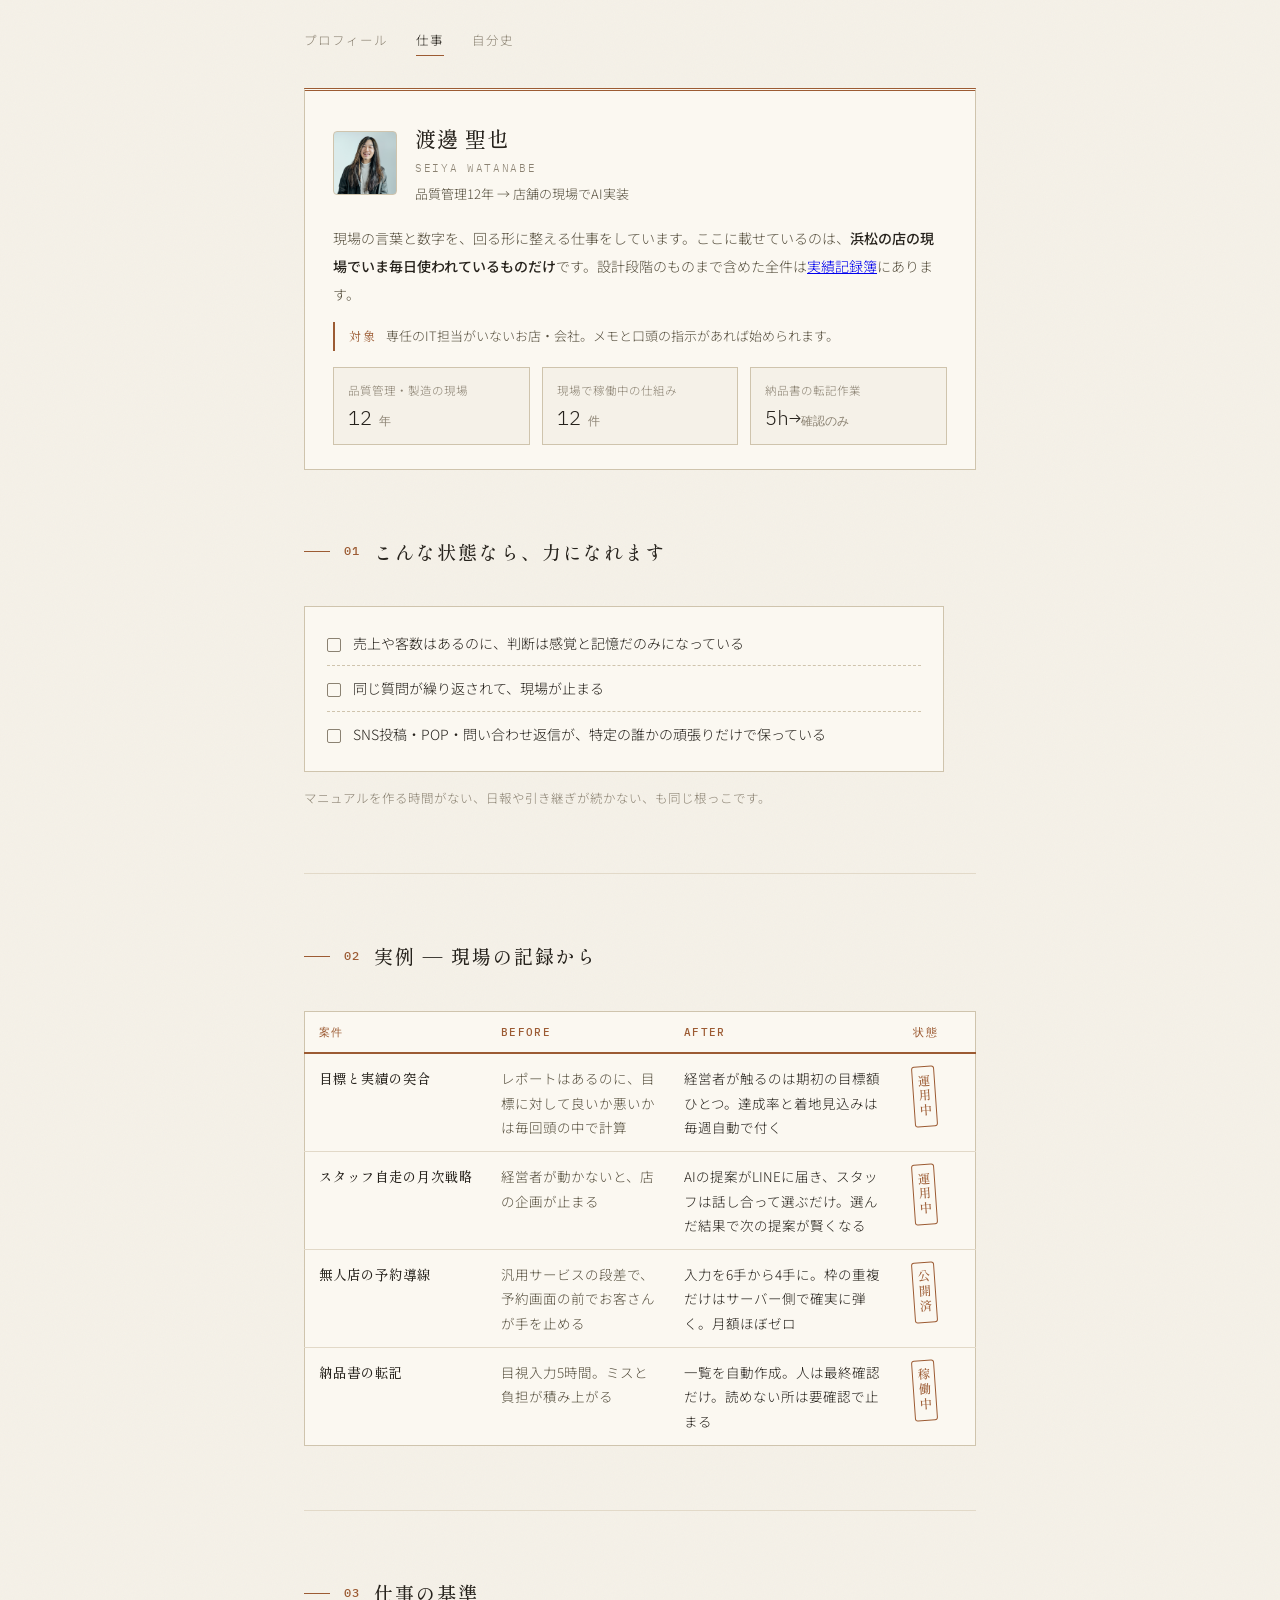
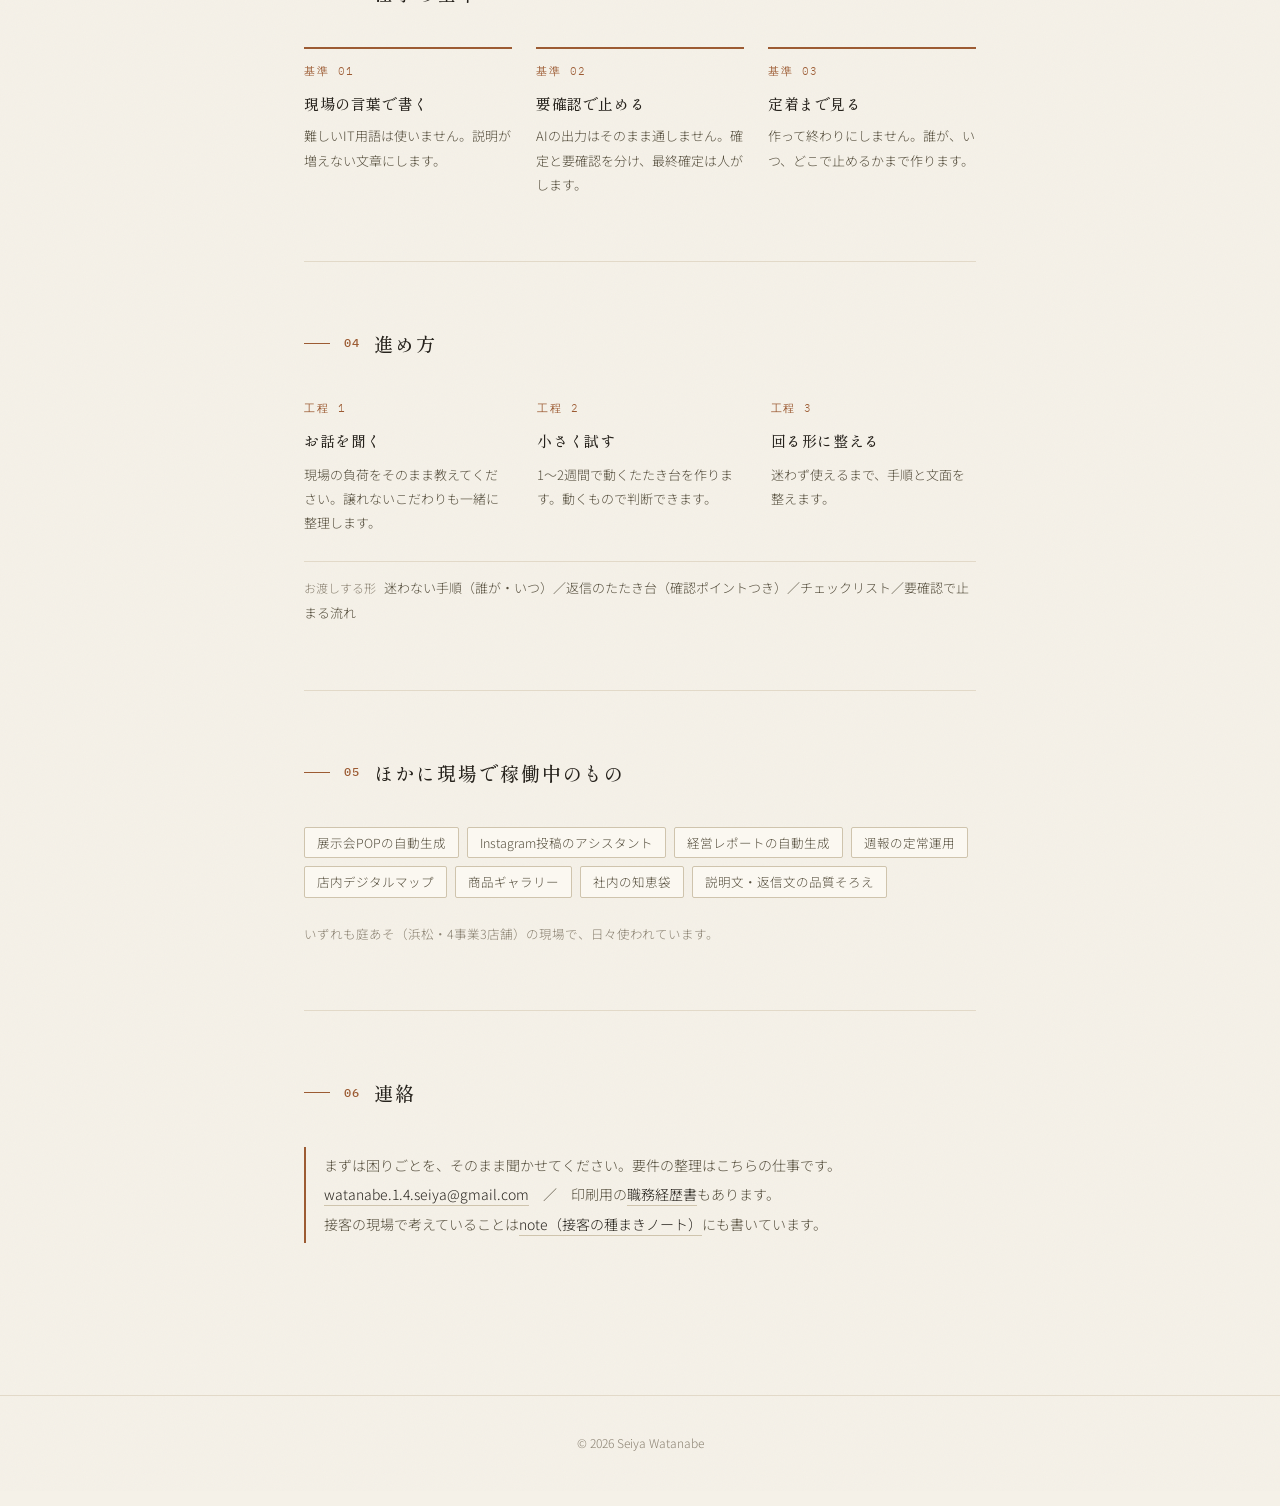
<file: work.html>
<!DOCTYPE html>
<html lang="ja">
<head>
  <meta charset="UTF-8">
  <meta name="viewport" content="width=device-width, initial-scale=1.0">
  <title>仕事 — 渡邊 聖也 | Seiya Watanabe</title>
  <meta name="robots" content="noindex, nofollow">
  <link rel="preconnect" href="https://fonts.googleapis.com">
  <link href="https://fonts.googleapis.com/css2?family=Noto+Sans+JP:wght@300;400;500&family=Shippori+Mincho:wght@400;500&family=IBM+Plex+Mono:wght@500&display=swap" rel="stylesheet">
  <link rel="stylesheet" href="style.css">
</head>
<body>

  <nav class="site-nav">
    <a href="index.html">プロフィール</a>
    <a href="work.html" class="active">仕事</a>
    <a href="history.html">自分史</a>
  </nav>

  <header class="titleblock">
    <div class="titleblock-inner">
      <div class="id-row">
        <div class="id-photo"></div>
        <div class="id-name">
          <h1>渡邊 聖也</h1>
          <p class="romaji">SEIYA WATANABE</p>
          <p class="role">品質管理12年 → 店舗の現場でAI実装</p>
        </div>
      </div>
      <p class="tb-lead">現場の言葉と数字を、回る形に整える仕事をしています。ここに載せているのは、<strong>浜松の店の現場でいま毎日使われているものだけ</strong>です。設計段階のものまで含めた全件は<a href="jisseki.html">実績記録簿</a>にあります。</p>
      <p class="tb-target"><span class="tl">対象</span>専任のIT担当がいないお店・会社。メモと口頭の指示があれば始められます。</p>
      <div class="metrics">
        <div class="metric"><p class="k">品質管理・製造の現場</p><p class="v">12<small> 年</small></p></div>
        <div class="metric"><p class="k">現場で稼働中の仕組み</p><p class="v">12<small> 件</small></p></div>
        <div class="metric"><p class="k">納品書の転記作業</p><p class="v">5h→<small>確認のみ</small></p></div>
      </div>
    </div>
  </header>

  <main>

    <section class="section">
      <h2><span class="no">01</span>こんな状態なら、力になれます</h2>
      <ul class="checks">
        <li><span class="box"></span>売上や客数はあるのに、判断は感覚と記憶だのみになっている</li>
        <li><span class="box"></span>同じ質問が繰り返されて、現場が止まる</li>
        <li><span class="box"></span>SNS投稿・POP・問い合わせ返信が、特定の誰かの頑張りだけで保っている</li>
      </ul>
      <p class="checks-note">マニュアルを作る時間がない、日報や引き継ぎが続かない、も同じ根っこです。</p>
    </section>

    <section class="section">
      <h2><span class="no">02</span>実例 — 現場の記録から</h2>
      <table class="cases">
        <tr><th>案件</th><th>BEFORE</th><th>AFTER</th><th>状態</th></tr>
        <tr>
          <td class="name">目標と実績の突合</td>
          <td>レポートはあるのに、目標に対して良いか悪いかは毎回頭の中で計算</td>
          <td class="after">経営者が触るのは期初の目標額ひとつ。達成率と着地見込みは毎週自動で付く</td>
          <td><span class="stamp">運用中</span></td>
        </tr>
        <tr>
          <td class="name">スタッフ自走の月次戦略</td>
          <td>経営者が動かないと、店の企画が止まる</td>
          <td class="after">AIの提案がLINEに届き、スタッフは話し合って選ぶだけ。選んだ結果で次の提案が賢くなる</td>
          <td><span class="stamp">運用中</span></td>
        </tr>
        <tr>
          <td class="name">無人店の予約導線</td>
          <td>汎用サービスの段差で、予約画面の前でお客さんが手を止める</td>
          <td class="after">入力を6手から4手に。枠の重複だけはサーバー側で確実に弾く。月額ほぼゼロ</td>
          <td><span class="stamp">公開済</span></td>
        </tr>
        <tr>
          <td class="name">納品書の転記</td>
          <td>目視入力5時間。ミスと負担が積み上がる</td>
          <td class="after">一覧を自動作成。人は最終確認だけ。読めない所は要確認で止まる</td>
          <td><span class="stamp">稼働中</span></td>
        </tr>
      </table>
    </section>

    <section class="section">
      <h2><span class="no">03</span>仕事の基準</h2>
      <div class="rules">
        <div class="rule">
          <span class="no">基準 01</span>
          <h3>現場の言葉で書く</h3>
          <p>難しいIT用語は使いません。説明が増えない文章にします。</p>
        </div>
        <div class="rule">
          <span class="no">基準 02</span>
          <h3>要確認で止める</h3>
          <p>AIの出力はそのまま通しません。確定と要確認を分け、最終確定は人がします。</p>
        </div>
        <div class="rule">
          <span class="no">基準 03</span>
          <h3>定着まで見る</h3>
          <p>作って終わりにしません。誰が、いつ、どこで止めるかまで作ります。</p>
        </div>
      </div>
    </section>

    <section class="section">
      <h2><span class="no">04</span>進め方</h2>
      <div class="steps">
        <div class="step">
          <span class="no">工程 1</span>
          <h3>お話を聞く</h3>
          <p>現場の負荷をそのまま教えてください。譲れないこだわりも一緒に整理します。</p>
        </div>
        <div class="step">
          <span class="no">工程 2</span>
          <h3>小さく試す</h3>
          <p>1〜2週間で動くたたき台を作ります。動くもので判断できます。</p>
        </div>
        <div class="step">
          <span class="no">工程 3</span>
          <h3>回る形に整える</h3>
          <p>迷わず使えるまで、手順と文面を整えます。</p>
        </div>
      </div>
      <p class="deliver-note"><span class="dl">お渡しする形</span>迷わない手順（誰が・いつ）／返信のたたき台（確認ポイントつき）／チェックリスト／要確認で止まる流れ</p>
    </section>

    <section class="section">
      <h2><span class="no">05</span>ほかに現場で稼働中のもの</h2>
      <div class="tags">
        <span>展示会POPの自動生成</span>
        <span>Instagram投稿のアシスタント</span>
        <span>経営レポートの自動生成</span>
        <span>週報の定常運用</span>
        <span>店内デジタルマップ</span>
        <span>商品ギャラリー</span>
        <span>社内の知恵袋</span>
        <span>説明文・返信文の品質そろえ</span>
      </div>
      <p class="more-note">いずれも庭あそ（浜松・4事業3店舗）の現場で、日々使われています。</p>
    </section>

    <section class="section">
      <h2><span class="no">06</span>連絡</h2>
      <div class="contact-block">
        まずは困りごとを、そのまま聞かせてください。要件の整理はこちらの仕事です。<br>
        <a class="email-link" href="#">watanabe.1.4.seiya@gmail.com</a>　／　印刷用の<a href="resume.html">職務経歴書</a>もあります。<br>
        接客の現場で考えていることは<a href="https://note.com/sane_jaguar2203" target="_blank">note（接客の種まきノート）</a>にも書いています。
      </div>
    </section>

  </main>

  <footer>
    <p>© 2026 Seiya Watanabe</p>
  </footer>

  <script>
    var u = 'watanabe.1.4.seiya';
    var d = 'gmail.com';
    var el = document.querySelector('.email-link');
    el.href = 'mailto:' + u + '@' + d;
  </script>
</body>
</html>
</file>
<file: style.css>
*, *::before, *::after {
  box-sizing: border-box;
  margin: 0;
  padding: 0;
}

:root {
  --paper: #f5f1e8;
  --card: #fbf8f1;
  --ink: #26221c;
  --sub: #57503f;
  --muted: #8b8272;
  --line: #e2d9c8;
  --line-strong: #cfc4ad;
  --rust: #9c5b33;
  --max-width: 720px;
  --serif: 'Shippori Mincho', 'Hiragino Mincho ProN', serif;
  --sans: 'Noto Sans JP', 'Hiragino Kaku Gothic ProN', sans-serif;
  --mono: 'IBM Plex Mono', monospace;
}

body {
  font-family: var(--sans);
  font-weight: 300;
  /* 紙の質感（極薄ノイズを背景タイルで重ねる） */
  background-color: var(--paper);
  background-image: url("data:image/svg+xml,%3Csvg xmlns='http://www.w3.org/2000/svg' width='240' height='240'%3E%3Cfilter id='n'%3E%3CfeTurbulence type='fractalNoise' baseFrequency='0.9' numOctaves='2'/%3E%3C/filter%3E%3Crect width='100%25' height='100%25' filter='url(%23n)' opacity='0.03'/%3E%3C/svg%3E");
  color: var(--ink);
  font-size: 15px;
  line-height: 1.9;
  -webkit-font-smoothing: antialiased;
  overflow-wrap: break-word;
  word-break: break-word;
}

/* Nav */
.site-nav {
  max-width: var(--max-width);
  margin: 0 auto;
  padding: 28px 24px 0;
  display: flex;
  gap: 28px;
  font-size: 12.5px;
  letter-spacing: 0.08em;
}

.site-nav a {
  color: var(--muted);
  text-decoration: none;
  padding-bottom: 3px;
  border-bottom: 1px solid transparent;
  transition: color 0.25s, border-color 0.25s;
}

.site-nav a:hover {
  color: var(--ink);
  border-color: var(--line-strong);
}

.site-nav a.active {
  color: var(--ink);
  border-color: var(--rust);
}

/* Hero */
.hero {
  padding: 56px 0;
  border-bottom: 1px solid var(--line);
}

.hero-inner {
  max-width: var(--max-width);
  margin: 0 auto;
  padding: 0 24px;
  display: flex;
  align-items: center;
  gap: 44px;
}

.hero-photo-bg {
  width: 128px;
  height: 128px;
  border-radius: 3px;
  background-image: url('photo.jpg');
  background-size: cover;
  background-position: center top;
  flex-shrink: 0;
  border: 1px solid var(--line-strong);
  padding: 0;
}

.hero-info h1 {
  font-family: var(--serif);
  font-size: 30px;
  font-weight: 500;
  letter-spacing: 0.06em;
  margin-bottom: 2px;
}

.name-en {
  color: var(--muted);
  font-size: 12px;
  letter-spacing: 0.18em;
  margin-bottom: 18px;
}

.tagline {
  font-family: var(--serif);
  font-size: 19px;
  font-weight: 400;
  letter-spacing: 0.04em;
  color: var(--sub);
  margin-bottom: 20px;
  line-height: 1.7;
}

.contact {
  font-size: 13px;
  color: var(--muted);
}

.contact a {
  color: var(--sub);
  text-decoration: none;
  border-bottom: 1px solid var(--line-strong);
  padding-bottom: 1px;
  transition: color 0.25s, border-color 0.25s;
}

.contact a:hover {
  color: var(--rust);
  border-color: var(--rust);
}

.sep {
  margin: 0 9px;
  color: var(--line-strong);
}

/* Main */
main {
  max-width: var(--max-width);
  margin: 0 auto;
  padding: 0 24px 88px;
}

.section {
  padding: 64px 0;
  border-bottom: 1px solid var(--line);
}

.section:last-child {
  border-bottom: none;
}

.section h2 {
  font-family: var(--serif);
  font-size: 19px;
  font-weight: 500;
  letter-spacing: 0.1em;
  margin-bottom: 36px;
  display: flex;
  align-items: center;
  gap: 14px;
}

.section h2::before {
  content: '';
  width: 26px;
  height: 1px;
  background: var(--rust);
  flex-shrink: 0;
}

/* Now grid */
.now-company {
  font-size: 13px;
  color: var(--muted);
  margin: -20px 0 28px;
}

.now-grid {
  display: grid;
  grid-template-columns: 1fr 1fr 1fr;
  gap: 28px;
}

.now-item {
  border-top: 1px solid var(--line-strong);
  padding-top: 16px;
}

.now-item h3 {
  font-family: var(--serif);
  font-size: 15px;
  font-weight: 500;
  letter-spacing: 0.05em;
  margin-bottom: 10px;
}

.now-item p {
  font-size: 13px;
  color: var(--sub);
  line-height: 1.85;
}

.now-company a {
  color: inherit;
  text-decoration: none;
  border-bottom: 1px solid var(--line-strong);
  padding-bottom: 1px;
  transition: color 0.25s, border-color 0.25s;
}

.now-company a:hover {
  color: var(--rust);
  border-color: var(--rust);
}

.history-link {
  margin-top: 28px;
  font-size: 13px;
  color: var(--muted);
}

.history-link a {
  color: var(--sub);
  text-decoration: none;
  border-bottom: 1px solid var(--line-strong);
  padding-bottom: 1px;
  transition: color 0.25s, border-color 0.25s;
}

.history-link a:hover {
  color: var(--rust);
  border-color: var(--rust);
}

/* Timeline */
.timeline {
  list-style: none;
  position: relative;
}

.timeline::before {
  content: '';
  position: absolute;
  left: 56px;
  top: 10px;
  bottom: 10px;
  width: 1px;
  background: var(--line-strong);
}

.timeline > li {
  display: flex;
  gap: 32px;
  padding-bottom: 44px;
  position: relative;
}

.timeline > li:last-child {
  padding-bottom: 0;
}

.timeline > li::before {
  content: '';
  position: absolute;
  left: 53px;
  top: 10px;
  width: 7px;
  height: 7px;
  border-radius: 50%;
  background: var(--paper);
  border: 1px solid var(--line-strong);
}

.timeline > li.current::before {
  background: var(--rust);
  border-color: var(--rust);
}

.year {
  font-family: var(--serif);
  font-size: 13px;
  color: var(--muted);
  min-width: 40px;
  text-align: right;
  padding-top: 1px;
  flex-shrink: 0;
  letter-spacing: 0.05em;
}

.content {
  padding-left: 16px;
}

.company-header {
  display: flex;
  align-items: center;
  gap: 8px;
  margin-bottom: 6px;
}

.company-logo {
  width: 17px;
  height: 17px;
  border-radius: 3px;
  flex-shrink: 0;
  filter: saturate(0.85);
}

.content strong {
  font-family: var(--serif);
  font-size: 15px;
  font-weight: 500;
  letter-spacing: 0.03em;
}

.company-links {
  margin-top: 8px;
  display: flex;
  gap: 16px;
}

.company-links a {
  font-size: 12px;
  color: var(--muted);
  text-decoration: none;
  border-bottom: 1px solid var(--line);
  padding-bottom: 1px;
  transition: color 0.25s, border-color 0.25s;
}

.company-links a:hover {
  color: var(--rust);
  border-color: var(--rust);
}

.content p {
  font-size: 13px;
  color: var(--sub);
  line-height: 1.85;
}

.role-list {
  margin-top: 8px;
  padding-left: 0;
  list-style: none;
  font-size: 13px;
  color: var(--sub);
  line-height: 1.75;
}

.role-list li {
  margin-bottom: 5px;
  display: flex;
  gap: 8px;
}

.role-list li::before {
  content: '–';
  color: var(--line-strong);
  flex-shrink: 0;
}

/* ========== Work page ========== */

.work-hero {
  padding: 56px 0 0;
}

.work-hero-inner {
  max-width: var(--max-width);
  margin: 0 auto;
  padding: 0 24px;
}

.work-hero h1 {
  font-family: var(--serif);
  font-size: 24px;
  font-weight: 500;
  letter-spacing: 0.06em;
  line-height: 1.8;
  margin-bottom: 24px;
}

.work-lead {
  font-size: 14px;
  color: var(--sub);
  line-height: 2.1;
  max-width: 600px;
}

.work-lead p + p {
  margin-top: 14px;
}

/* 困りごと */
.trouble-list {
  list-style: none;
  display: flex;
  flex-direction: column;
  gap: 14px;
  max-width: 600px;
}

.trouble-list li {
  font-size: 14px;
  color: var(--ink);
  padding-left: 16px;
  border-left: 2px solid var(--line-strong);
  line-height: 1.8;
}

.trouble-note {
  margin-top: 22px;
  font-size: 13px;
  color: var(--muted);
}

/* 渡すもの・もらうもの */
.exchange {
  display: grid;
  grid-template-columns: 1fr 1fr;
  gap: 32px;
  margin-bottom: 48px;
}

.exchange-col {
  border-top: 1px solid var(--line-strong);
  padding-top: 16px;
}

.exchange-col .label {
  font-size: 12px;
  color: var(--muted);
  letter-spacing: 0.06em;
  display: block;
  margin-bottom: 12px;
}

.exchange-col.result .label {
  color: var(--rust);
}

.exchange-col ul {
  list-style: none;
  font-size: 13.5px;
  color: var(--sub);
  line-height: 1.8;
}

.exchange-col li {
  margin-bottom: 7px;
  display: flex;
  gap: 8px;
}

.exchange-col li::before {
  content: '–';
  color: var(--line-strong);
  flex-shrink: 0;
}

.exchange-col.result li::before {
  content: '·';
  color: var(--rust);
}

/* ステップ */
.steps {
  display: grid;
  grid-template-columns: 1fr 1fr 1fr;
  gap: 28px;
}

.step .step-num {
  font-family: var(--serif);
  font-size: 22px;
  color: var(--rust);
  line-height: 1;
  display: block;
  margin-bottom: 12px;
}

.step h3 {
  font-family: var(--serif);
  font-size: 15px;
  font-weight: 500;
  margin-bottom: 8px;
  letter-spacing: 0.04em;
}

.step p {
  font-size: 13px;
  color: var(--sub);
  line-height: 1.85;
}

/* 約束 */
.promise-list {
  list-style: none;
  display: flex;
  flex-direction: column;
  gap: 26px;
  max-width: 620px;
}

.promise-list h3 {
  font-family: var(--serif);
  font-size: 15px;
  font-weight: 500;
  letter-spacing: 0.04em;
  margin-bottom: 6px;
}

.promise-list p {
  font-size: 13.5px;
  color: var(--sub);
  line-height: 1.85;
}

/* 実例 */
.case {
  padding: 32px 0;
  border-top: 1px solid var(--line);
}

.case:first-of-type {
  border-top: none;
  padding-top: 0;
}

.case h3 {
  font-family: var(--serif);
  font-size: 16px;
  font-weight: 500;
  letter-spacing: 0.04em;
  margin-bottom: 18px;
}

.case dl {
  display: grid;
  grid-template-columns: 64px 1fr;
  row-gap: 10px;
  max-width: 620px;
}

.case dt {
  font-size: 11.5px;
  letter-spacing: 0.1em;
  color: var(--muted);
  padding-top: 3px;
}

.case dd.after-dd {
  color: var(--ink);
}

.case dt.after {
  color: var(--rust);
}

.case dd {
  font-size: 13.5px;
  color: var(--sub);
  line-height: 1.85;
}

/* ほかにやってきたこと */
.more-list {
  list-style: none;
  display: grid;
  grid-template-columns: 1fr 1fr;
  gap: 10px 32px;
  font-size: 13.5px;
  color: var(--sub);
  max-width: 620px;
}

.more-list li {
  display: flex;
  gap: 8px;
}

.more-list li::before {
  content: '·';
  color: var(--rust);
  flex-shrink: 0;
}

.more-note {
  margin-top: 24px;
  font-size: 12.5px;
  color: var(--muted);
}

/* 連絡 */
.reach {
  font-size: 14px;
  color: var(--sub);
  line-height: 2.1;
}

.reach a {
  color: var(--ink);
  text-decoration: none;
  border-bottom: 1px solid var(--line-strong);
  padding-bottom: 1px;
  transition: color 0.25s, border-color 0.25s;
}

.reach a:hover {
  color: var(--rust);
  border-color: var(--rust);
}

/* ========== 表題ブロック（work: 検査記録を和紙に刷る） ========== */
.titleblock {
  max-width: var(--max-width);
  margin: 32px auto 0;
  padding: 0 24px;
}

.titleblock-inner {
  background: var(--card);
  border: 1px solid var(--line-strong);
  border-top: 3px double var(--rust);
  padding: 28px 28px 24px;
}

.id-row {
  display: flex;
  align-items: center;
  gap: 18px;
}

.id-photo {
  width: 64px;
  height: 64px;
  border-radius: 4px;
  background-image: url('photo.jpg');
  background-size: cover;
  background-position: center top;
  flex-shrink: 0;
  border: 1px solid var(--line-strong);
}

.id-name h1 {
  font-family: var(--serif);
  font-size: 21px;
  font-weight: 500;
  letter-spacing: 0.05em;
}

.id-name .romaji {
  font-family: var(--mono);
  font-size: 10.5px;
  color: var(--muted);
  letter-spacing: 0.16em;
}

.id-name .role {
  font-size: 13px;
  color: var(--sub);
  margin-top: 3px;
}

.tb-lead {
  margin-top: 18px;
  font-size: 14px;
  color: var(--sub);
  line-height: 2;
}

.tb-lead strong {
  font-weight: 500;
  color: var(--ink);
}

.tb-target {
  margin-top: 14px;
  font-size: 13px;
  color: var(--sub);
  border-left: 2px solid var(--rust);
  padding: 2px 0 2px 14px;
}

.tb-target .tl {
  font-family: var(--serif);
  font-size: 12px;
  color: var(--rust);
  letter-spacing: 0.14em;
  margin-right: 10px;
}

.metrics {
  display: grid;
  grid-template-columns: 1fr 1fr 1fr;
  gap: 12px;
  margin-top: 16px;
}

.metric {
  background: var(--paper);
  border: 1px solid var(--line-strong);
  padding: 12px 14px 10px;
}

.metric .k {
  font-size: 11.5px;
  color: var(--muted);
}

.metric .v {
  font-family: var(--mono);
  font-size: 20px;
  color: var(--ink);
  line-height: 1.6;
}

.metric .v small {
  font-size: 11.5px;
  color: var(--muted);
}

/* 見出しの記録番号 */
.section h2 .no {
  font-family: var(--mono);
  font-size: 12px;
  color: var(--rust);
  letter-spacing: 0.1em;
}

/* 困りごとチェック */
.checks {
  list-style: none;
  background: var(--card);
  border: 1px solid var(--line-strong);
  padding: 14px 22px;
  max-width: 640px;
}

.checks li {
  display: flex;
  gap: 12px;
  align-items: flex-start;
  padding: 9px 0;
  font-size: 14px;
  color: var(--ink);
}

.checks li + li {
  border-top: 1px dashed var(--line-strong);
}

.box {
  width: 14px;
  height: 14px;
  border: 1.5px solid var(--muted);
  border-radius: 2px;
  flex-shrink: 0;
  margin-top: 8px;
}

.checks-note {
  font-size: 12.5px;
  color: var(--muted);
  margin-top: 14px;
}

/* 実例の記録表 */
.cases {
  width: 100%;
  border-collapse: collapse;
  background: var(--card);
  border: 1px solid var(--line-strong);
  font-size: 13.5px;
}

.cases th {
  font-family: var(--mono);
  font-size: 11px;
  font-weight: 500;
  color: var(--rust);
  letter-spacing: 0.12em;
  text-align: left;
  padding: 10px 14px;
  border-bottom: 2px solid var(--rust);
}

.cases td {
  padding: 12px 14px;
  border-bottom: 1px solid var(--line);
  vertical-align: top;
  color: var(--sub);
  line-height: 1.8;
}

.cases tr:last-child td {
  border-bottom: none;
}

.cases td.name {
  font-family: var(--serif);
  font-weight: 500;
  color: var(--ink);
  white-space: nowrap;
}

.cases td.after {
  color: var(--ink);
}

.stamp {
  display: inline-block;
  writing-mode: vertical-rl;
  font-family: var(--serif);
  font-size: 12.5px;
  line-height: 1;
  letter-spacing: 0.15em;
  color: var(--rust);
  border: 1.5px solid var(--rust);
  border-radius: 3px;
  padding: 7px 4px;
  transform: rotate(-4deg);
  font-weight: 500;
}

.case-note {
  font-size: 12.5px;
  color: var(--muted);
  margin-top: 10px;
}

/* 仕事の基準 */
.rules {
  display: grid;
  grid-template-columns: 1fr 1fr 1fr;
  gap: 24px;
}

.rule {
  border-top: 2px solid var(--rust);
  padding-top: 12px;
}

.rule .no,
.step .no {
  font-family: var(--mono);
  font-size: 11px;
  color: var(--rust);
  letter-spacing: 0.14em;
  display: block;
  margin-bottom: 8px;
}

.rule h3 {
  font-family: var(--serif);
  font-size: 15px;
  font-weight: 500;
  margin-bottom: 6px;
  letter-spacing: 0.04em;
}

.rule p {
  font-size: 13px;
  color: var(--sub);
  line-height: 1.85;
}

.deliver-note {
  margin-top: 26px;
  font-size: 13px;
  color: var(--sub);
  border-top: 1px solid var(--line);
  padding-top: 14px;
}

.deliver-note .dl {
  color: var(--muted);
  font-size: 12px;
  margin-right: 8px;
}

/* 稼働中タグ */
.tags {
  display: flex;
  flex-wrap: wrap;
  gap: 8px;
}

.tags span {
  font-size: 12.5px;
  color: var(--sub);
  background: var(--card);
  border: 1px solid var(--line-strong);
  padding: 3px 12px;
  border-radius: 2px;
}

/* 連絡ブロック */
.contact-block {
  border-left: 2px solid var(--rust);
  padding: 4px 0 4px 18px;
  font-size: 14px;
  color: var(--sub);
  line-height: 2.1;
}

.contact-block a {
  color: var(--ink);
  text-decoration: none;
  border-bottom: 1px solid var(--line-strong);
  padding-bottom: 1px;
  transition: color 0.25s, border-color 0.25s;
}

.contact-block a:hover {
  color: var(--rust);
  border-color: var(--rust);
}

/* 自分史: いま掘っている問い */
.questions {
  list-style: none;
  display: flex;
  flex-direction: column;
  gap: 20px;
  max-width: 620px;
}

.questions li {
  border-left: 2px solid var(--line-strong);
  padding-left: 16px;
}

.questions .q {
  font-family: var(--serif);
  font-size: 15px;
  color: var(--ink);
  letter-spacing: 0.03em;
}

.questions .qnote {
  font-size: 12.5px;
  color: var(--muted);
  margin-top: 2px;
}

.questions .qnote a {
  color: var(--sub);
  text-decoration: none;
  border-bottom: 1px solid var(--line-strong);
}

.questions .qnote a:hover {
  color: var(--rust);
  border-color: var(--rust);
}

/* Footer */
footer {
  text-align: center;
  padding: 36px 24px;
  font-size: 12px;
  color: var(--muted);
  border-top: 1px solid var(--line);
}

/* Responsive */
@media (max-width: 600px) {
  .site-nav {
    padding: 22px 20px 0;
    gap: 22px;
  }

  .hero {
    padding: 36px 0 40px;
  }

  .hero-inner {
    flex-direction: column;
    align-items: flex-start;
    gap: 24px;
    padding: 0 20px;
  }

  .hero-photo-bg {
    width: 96px;
    height: 96px;
  }

  .hero-info h1 {
    font-size: 25px;
  }

  .tagline {
    font-size: 17px;
  }

  .contact {
    font-size: 12px;
  }

  main {
    padding: 0 20px 64px;
  }

  .section {
    padding: 52px 0;
  }

  .now-grid {
    grid-template-columns: 1fr;
    gap: 22px;
  }

  .timeline::before {
    left: 50px;
  }

  .timeline > li {
    gap: 20px;
    padding-bottom: 36px;
  }

  .timeline > li::before {
    left: 47px;
  }

  .content {
    padding-left: 8px;
  }

  .work-hero {
    padding: 36px 0 0;
  }

  .work-hero-inner {
    padding: 0 20px;
  }

  .work-hero h1 {
    font-size: 20px;
  }

  .exchange {
    grid-template-columns: 1fr;
    gap: 24px;
  }

  .steps {
    grid-template-columns: 1fr;
    gap: 26px;
  }

  .case dl {
    grid-template-columns: 56px 1fr;
  }

  .more-list {
    grid-template-columns: 1fr;
  }

  .titleblock {
    margin-top: 24px;
    padding: 0 20px;
  }

  .titleblock-inner {
    padding: 20px 18px 18px;
  }

  .metrics {
    grid-template-columns: 1fr;
    gap: 8px;
  }

  .rules {
    grid-template-columns: 1fr;
    gap: 20px;
  }

  .cases th:nth-child(2),
  .cases td:nth-child(2) {
    display: none;
  }

  .cases td.name {
    white-space: normal;
  }
}
</file>
<file: resume.css>
*, *::before, *::after {
  box-sizing: border-box;
  margin: 0;
  padding: 0;
}

:root {
  --text: #1a1a1a;
  --muted: #888;
  --border: #d4d4d0;
  --bg: #fff;
}

body {
  font-family: 'Noto Sans JP', 'Inter', sans-serif;
  background: #f0f0ec;
  color: var(--text);
  font-size: 13px;
  line-height: 1.8;
  -webkit-font-smoothing: antialiased;
}

.page {
  background: var(--bg);
  max-width: 800px;
  margin: 40px auto;
  padding: 56px 64px;
  box-shadow: 0 2px 16px rgba(0,0,0,0.08);
}

/* Header */
.doc-header {
  display: flex;
  justify-content: space-between;
  align-items: baseline;
  border-bottom: 2px solid var(--text);
  padding-bottom: 12px;
  margin-bottom: 40px;
}

.doc-header h1 {
  font-size: 20px;
  font-weight: 500;
  letter-spacing: 0.1em;
}

.doc-date {
  font-size: 12px;
  color: var(--muted);
  font-family: 'Inter', sans-serif;
}

/* Sections */
.block {
  margin-bottom: 36px;
}

.block h2 {
  font-size: 11px;
  font-weight: 500;
  letter-spacing: 0.15em;
  text-transform: uppercase;
  color: var(--muted);
  border-bottom: 1px solid var(--border);
  padding-bottom: 6px;
  margin-bottom: 16px;
  font-family: 'Inter', sans-serif;
}

.block p {
  font-size: 13px;
  line-height: 1.8;
  color: #333;
}

.block p + p {
  margin-top: 8px;
}

/* Info table */
.info-table {
  border-collapse: collapse;
  width: 100%;
}

.info-table tr {
  border-bottom: 1px solid var(--border);
}

.info-table th {
  width: 80px;
  font-weight: 500;
  font-size: 12px;
  color: var(--muted);
  padding: 6px 12px 6px 0;
  text-align: left;
  vertical-align: top;
  white-space: nowrap;
}

.info-table td {
  padding: 6px 0;
  font-size: 13px;
}

/* Job block */
.job {
  margin-bottom: 28px;
}

.job-header {
  display: flex;
  justify-content: space-between;
  align-items: baseline;
  margin-bottom: 2px;
}

.job-company {
  font-size: 14px;
  font-weight: 500;
}

.job-period {
  font-size: 12px;
  color: var(--muted);
  font-family: 'Inter', sans-serif;
}

.job-dept {
  font-size: 12px;
  color: var(--muted);
  margin-bottom: 10px;
}

/* Job table */
.job-table {
  border-collapse: collapse;
  width: 100%;
  font-size: 13px;
}

.job-table th {
  background: #f7f7f5;
  font-weight: 500;
  font-size: 11px;
  letter-spacing: 0.05em;
  padding: 6px 12px;
  border: 1px solid var(--border);
  text-align: left;
  color: var(--muted);
}

.job-table td {
  padding: 8px 12px;
  border: 1px solid var(--border);
  vertical-align: top;
  line-height: 1.7;
  color: #333;
}

.period-cell {
  white-space: nowrap;
  font-family: 'Inter', sans-serif;
  font-size: 12px;
  color: var(--muted);
  width: 90px;
}

.job-table ul {
  list-style: none;
  padding: 0;
}

.job-table ul li {
  padding-left: 12px;
  position: relative;
  margin-bottom: 4px;
}

.job-table ul li::before {
  content: '–';
  position: absolute;
  left: 0;
  color: var(--muted);
}

/* Skill table */
.skill-table {
  border-collapse: collapse;
  width: 100%;
}

.skill-table tr {
  border-bottom: 1px solid var(--border);
}

.skill-table th {
  width: 130px;
  font-weight: 500;
  font-size: 12px;
  padding: 7px 12px 7px 0;
  text-align: left;
  vertical-align: top;
  white-space: nowrap;
}

.skill-table td {
  padding: 7px 0;
  font-size: 13px;
  color: #333;
  line-height: 1.7;
}

/* Print */
@media print {
  body {
    background: #fff;
    font-size: 11px;
  }

  .page {
    box-shadow: none;
    margin: 0;
    padding: 20mm 18mm;
    max-width: 100%;
  }

  .block {
    page-break-inside: avoid;
  }

  .job {
    page-break-inside: avoid;
  }
}

/* Responsive */
@media (max-width: 640px) {
  .page {
    padding: 32px 20px;
    margin: 0;
  }

  .doc-header {
    flex-direction: column;
    gap: 4px;
  }

  .job-header {
    flex-direction: column;
    gap: 2px;
  }

  .period-cell {
    width: 72px;
  }
}
</file>
